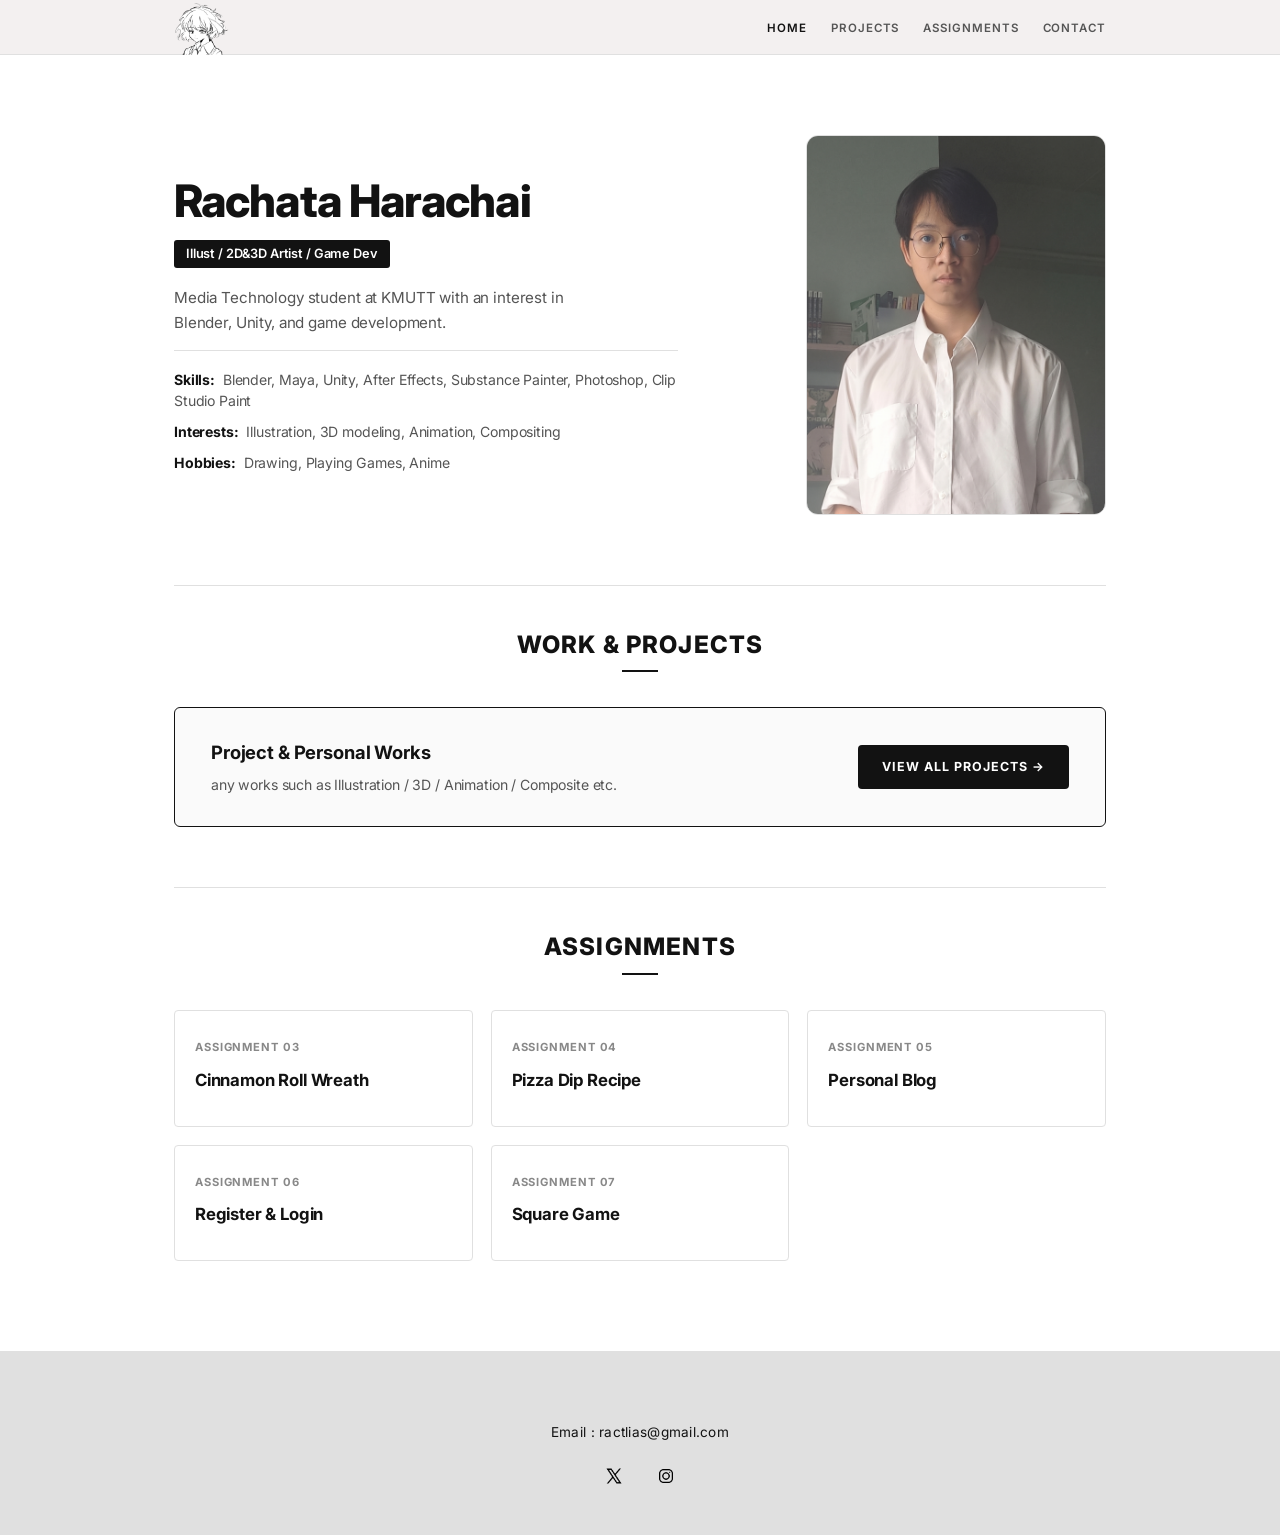
<file: index.html>
<!DOCTYPE html>
<html lang="th">

<head>
    <meta charset="UTF-8">
    <meta name="viewport" content="width=device-width, initial-scale=1.0">
    <title>Rachata portfolio</title>
    <link rel="stylesheet" href="main.css">
</head>

<body>

    <!--Navigator Bar-->
    <header class="header">
        <div class="container navbar">
            <a href="index.html" title="Home">
                <img src="pic/Profile/Logo-avatar.png" alt="Logo-avatar" class="logo">
            </a>
            <nav>
                <ul class="nav-links">
                    <li><a href="index.html" class="active">HOME</a></li>
                    <li><a href="project.html">PROJECTS</a></li>
                    <li><a href="index.html#assignments">ASSIGNMENTS</a></li>
                    <li><a href="index.html#contact">CONTACT</a></li>
                </ul>
            </nav>
        </div>
    </header>

    <main class="container">
        <section class="hero-section">
            <div class="hero-left">
                <h1 class="hero-name">Rachata Harachai</h1>
                <div class="hero-badge">Illust / 2D&3D Artist / Game Dev</div>
                <p class="hero-desc">
                    Media Technology student at KMUTT with an interest in Blender, Unity, and game development.
                </p>

                <ul class="hero-info-list">
                    <li>
                        <strong>Skills:</strong>
                        <span>Blender, Maya, Unity, After Effects, Substance Painter, Photoshop, Clip Studio
                            Paint</span>
                    </li>
                    <li>
                        <strong>Interests:</strong>
                        <span>Illustration, 3D modeling, Animation, Compositing</span>
                    </li>
                    <li>
                        <strong>Hobbies:</strong>
                        <span>Drawing, Playing Games, Anime</span>
                    </li>
                </ul>
            </div>

            <div class="hero-right">
                <div class="double-frame">
                    <img src="pic/Profile/Profile.png" alt="Profile" class="frame-front">
                </div>
            </div>
        </section>

        <section id="projects" class="section-block">
            <div class="center-title">
                <h2>WORK & PROJECTS</h2>
                <div class="divider"></div>
            </div>

            <div class="project-banner-box">
                <div class="project-banner-info">
                    <h3>Project & Personal Works</h3>
                    <p>any works such as Illustration / 3D / Animation / Composite etc. </p>
                </div>
                <a href="project.html" class="btn-project-link">VIEW ALL PROJECTS →</a>
            </div>
        </section>

        <section id="assignments" class="section-block">
            <div class="center-title">
                <h2>ASSIGNMENTS</h2>
                <div class="divider"></div>
            </div>

            <div class="assignment-text-grid">
                <!-- 1. Cinnamon Roll -->
                <a href="assignments/AS03/index.html" class="assignment-box">
                    <span class="as-tag">Assignment 03</span>
                    <h3 class="as-title">Cinnamon Roll Wreath</h3>
                </a>

                <!-- 2. Pizza Dip -->
                <a href="assignments/AS04/recipe.html" class="assignment-box">
                    <span class="as-tag">Assignment 04</span>
                    <h3 class="as-title">Pizza Dip Recipe</h3>
                </a>

                <!-- 3. Blog -->
                <a href="assignments/AS05/index.html" class="assignment-box">
                    <span class="as-tag">Assignment 05</span>
                    <h3 class="as-title">Personal Blog</h3>
                </a>

                <!-- 4. Register and Login -->
                <a href="assignments/AS06/register.html" class="assignment-box">
                    <span class="as-tag">Assignment 06</span>
                    <h3 class="as-title">Register & Login</h3>
                </a>

                <!-- 5. Square Game -->
                <a href="assignments/AS07/index.html" class="assignment-box">
                    <span class="as-tag">Assignment 07</span>
                    <h3 class="as-title">Square Game</h3>
                </a>
            </div>
        </section>
    </main>

    <!-- Footer -->
    <footer id="contact" class="footer">

        <p class="footer-email">Email : ractlias@gmail.com</p>

        <div class="footer-socials">
            <a href="https://x.com/r_ractt" target="_blank" rel="noopener" class="social-icon" title="Facebook">
                <img src="pic/icon/logo_X.png" alt="X Logo">
            </a>
            <a href="https://www.instagram.com/mrh.rachata/" target="_blank" rel="noopener" class="social-icon"
                title="Instagram">
                <img src="pic/icon/logo_ig.png" alt="Instagram Logo">
            </a>
        </div>

    </footer>
</body>

</html>
</file>
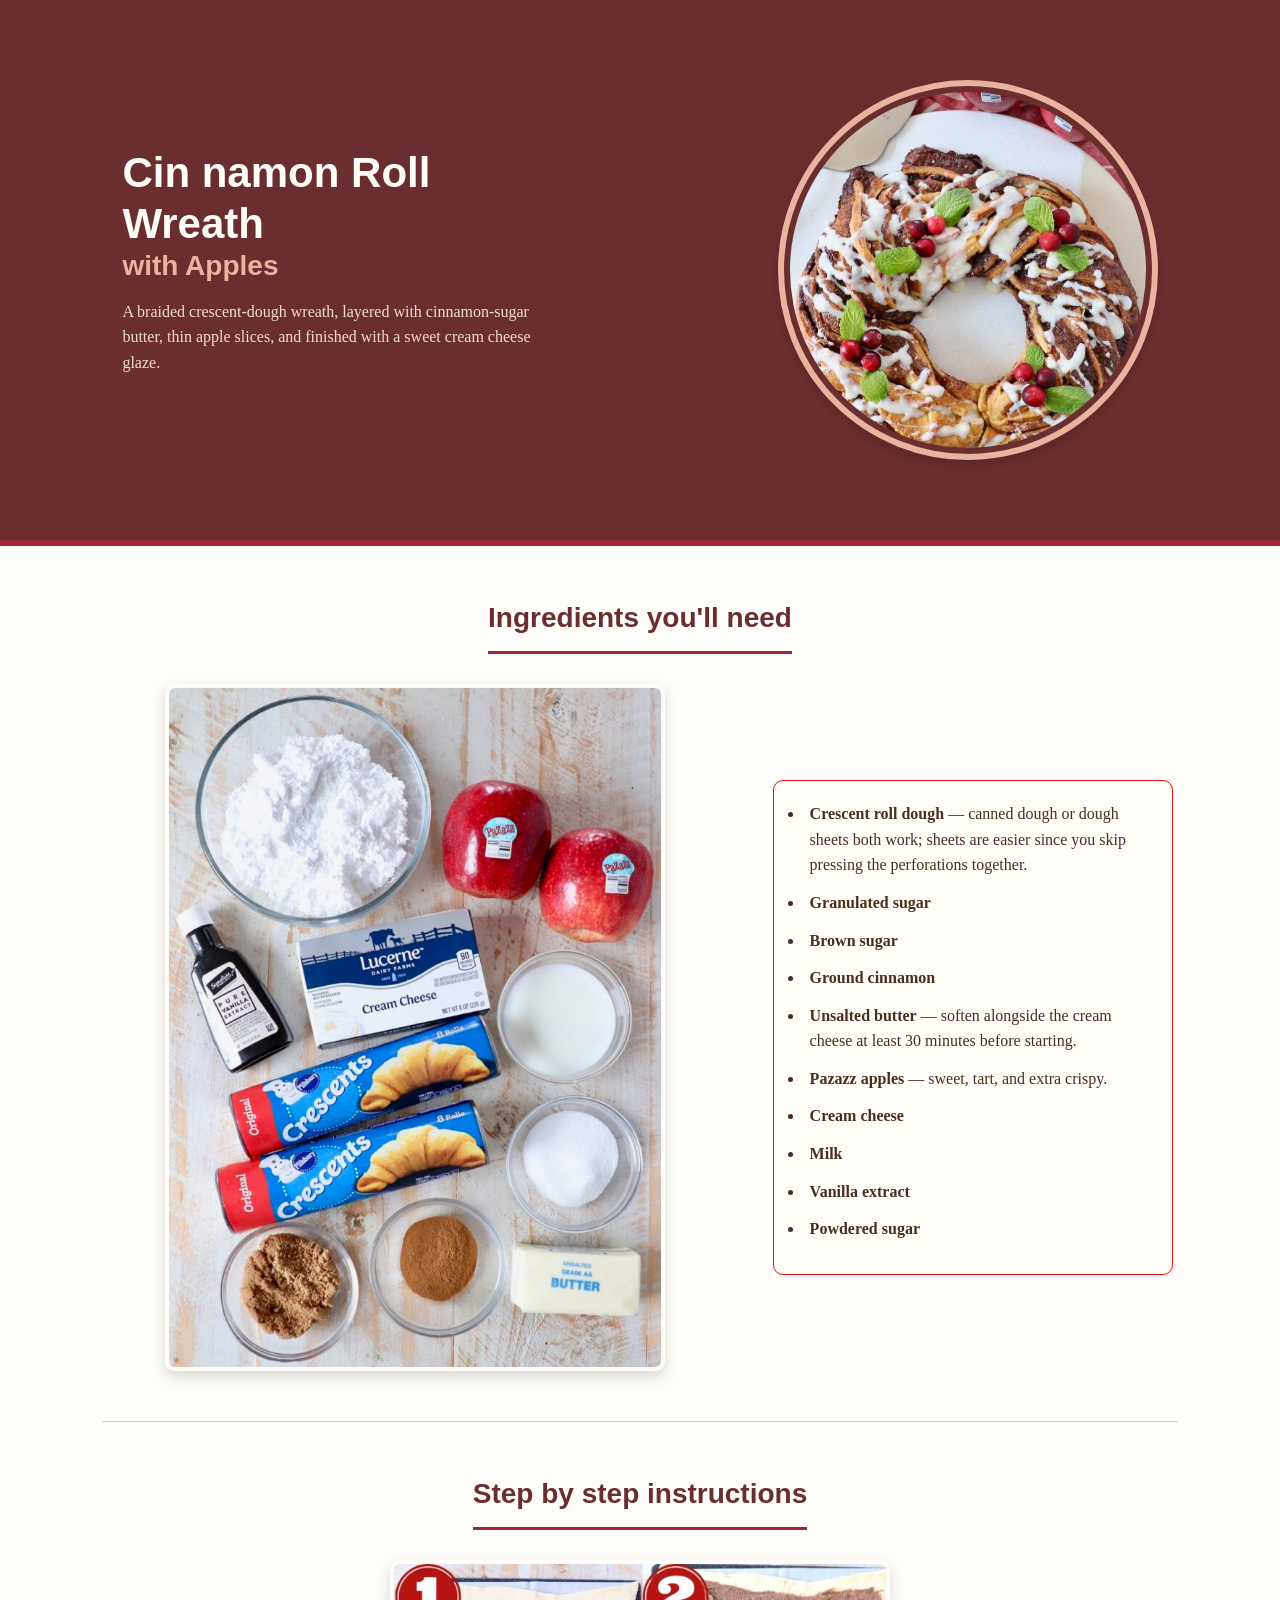
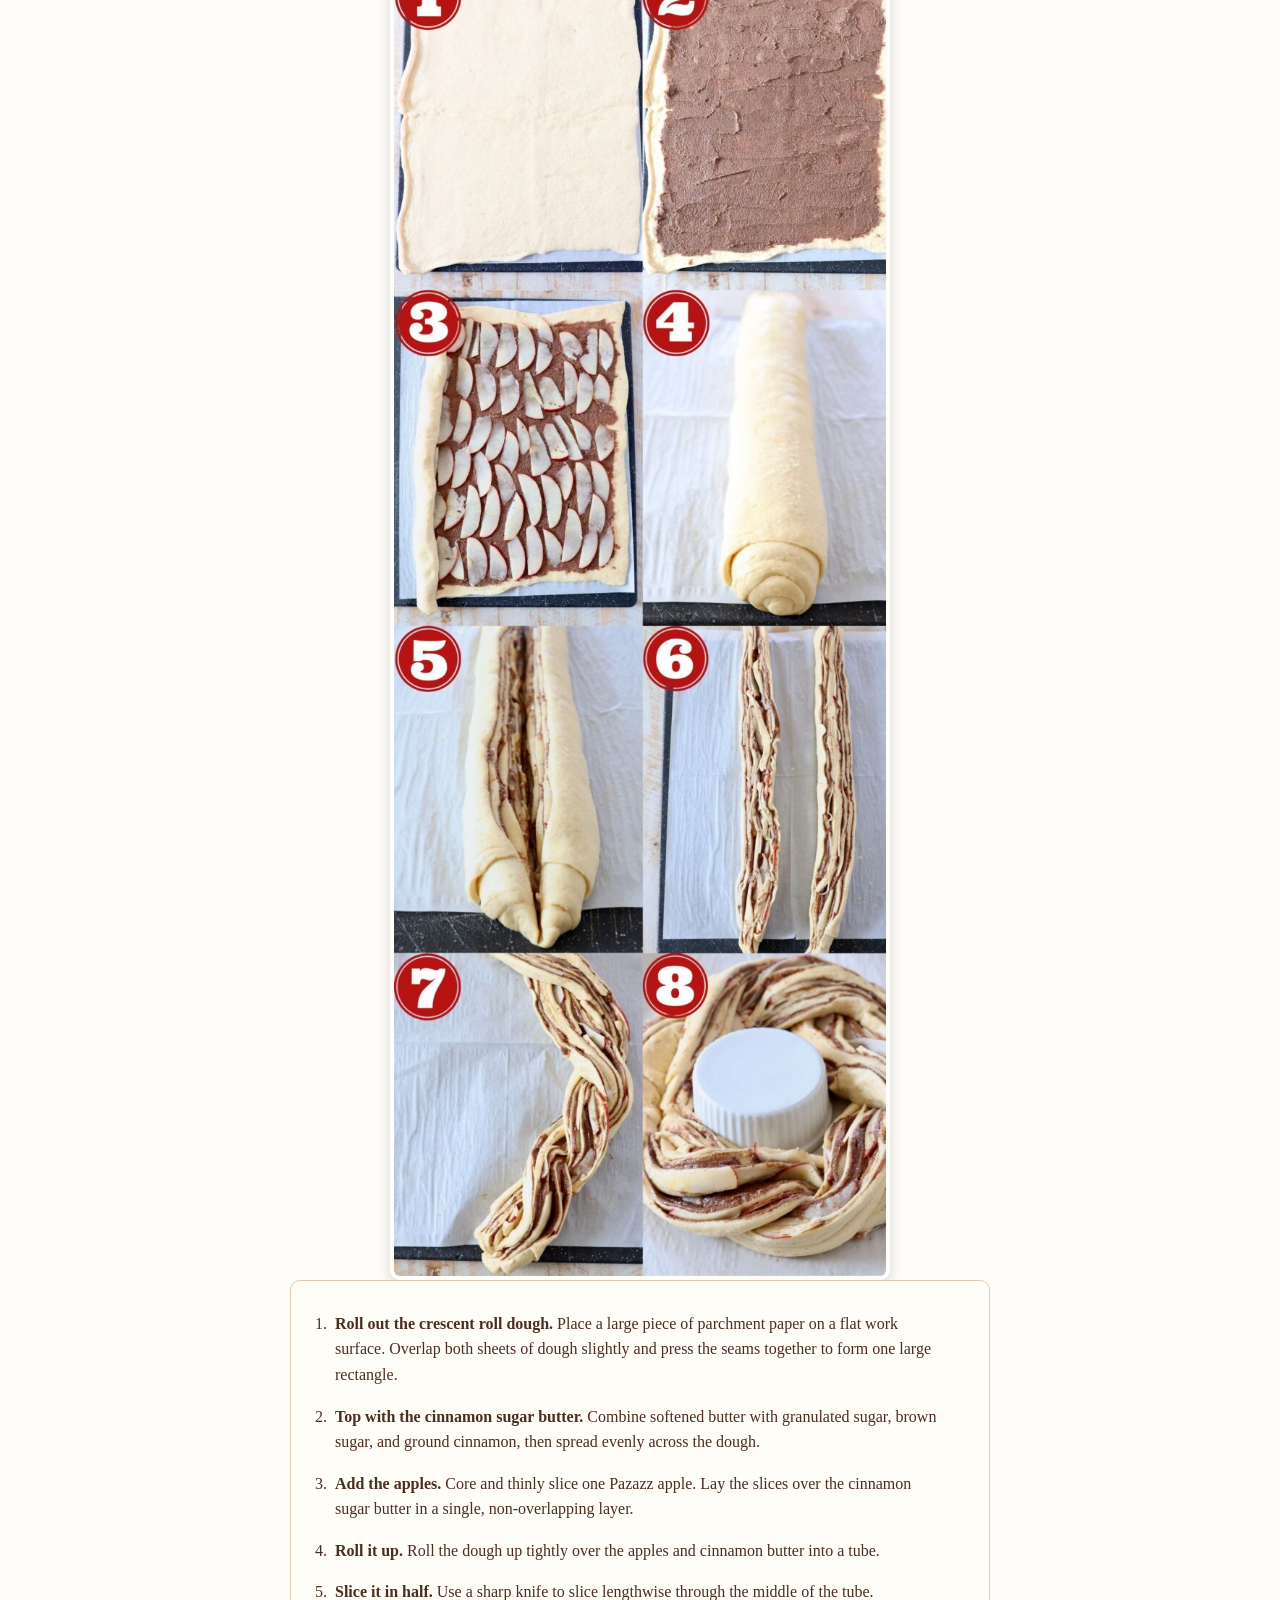
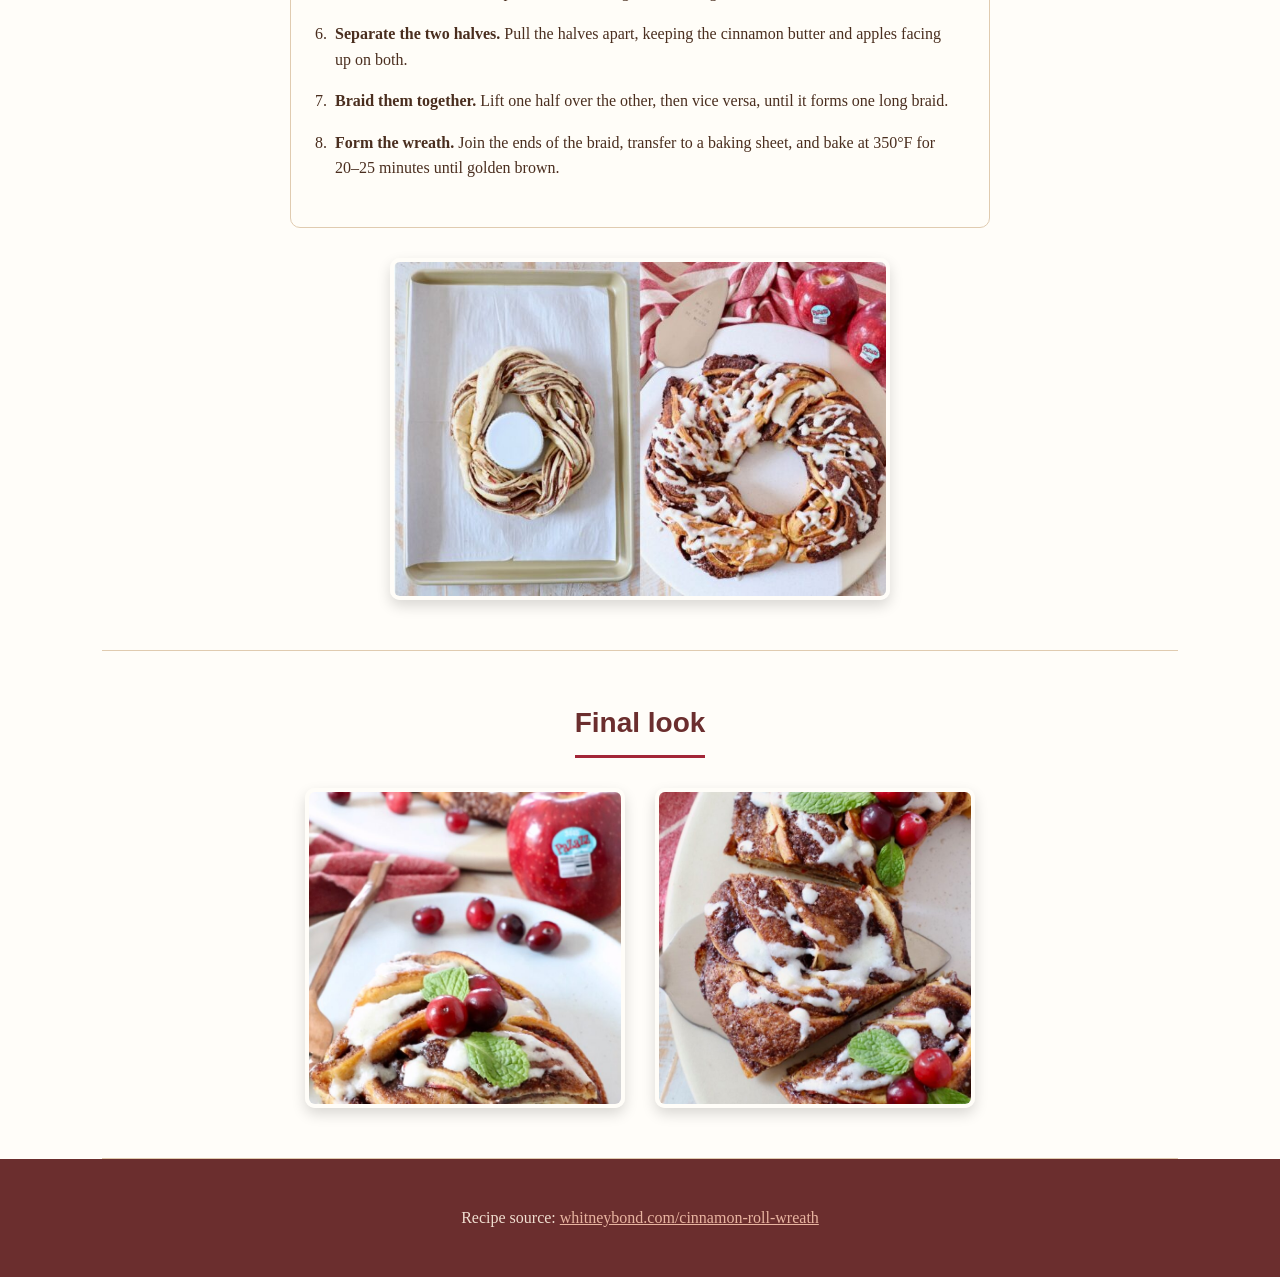
<file: assignments/AS03/index.html>
<!DOCTYPE html>
<html lang="th">
<head>
    <meta charset='utf-8'>
    <meta http-equiv='X-UA-Compatible' content='IE=edge'>
    <link rel='stylesheet' type='text/css' media='screen' href='main.css'>
    <title>Cinnamon Roll Wreath with Apples</title>
    <meta name='viewport' content='width=device-width, initial-scale=1'>
</head>
<body>

    <header class="hero">
        <div class="hero-text">
            <h1>Cin namon Roll Wreath <span>with Apples</span></h1>
            <p class="subtitle">A braided crescent-dough wreath, layered with cinnamon-sugar butter, thin apple slices, and finished with a sweet cream cheese glaze.</p>
        </div>
        <img class="hero-img" src="pic/cinnamon-5.jpeg" alt="Finished cinnamon roll wreath with apples, glazed and topped with cranberries and mint">
    </header>

    <main>
        <section class="ingredients">
            <h2 class="section-title">Ingredients you'll need</h2>
            <div class="ingredients-flex">
                <img src="pic/cinnamon-1.jpeg" alt="cinnamon-1">
                <ul class="ingredients-list">
                    <li><strong>Crescent roll dough</strong> — canned dough or dough sheets both work; sheets are easier since you skip pressing the perforations together.</li>
                    <li><strong>Granulated sugar</strong></li>
                    <li><strong>Brown sugar</strong></li>
                    <li><strong>Ground cinnamon</strong></li>
                    <li><strong>Unsalted butter</strong> — soften alongside the cream cheese at least 30 minutes before starting.</li>
                    <li><strong>Pazazz apples</strong> — sweet, tart, and extra crispy.</li>
                    <li><strong>Cream cheese</strong></li>
                    <li><strong>Milk</strong></li>
                    <li><strong>Vanilla extract</strong></li>
                    <li><strong>Powdered sugar</strong></li>
                </ul>
            </div>
        </section>

        <section class="steps">
            <h2 class="section-title">Step by step instructions</h2>

            <img src="pic/cinnamon-2.jpeg" alt="cinnamon-2">

            <ol class="steps-list">
                <li><strong>Roll out the crescent roll dough.</strong> Place a large piece of parchment paper on a flat work surface. Overlap both sheets of dough slightly and press the seams together to form one large rectangle.</li>
                <li><strong>Top with the cinnamon sugar butter.</strong> Combine softened butter with granulated sugar, brown sugar, and ground cinnamon, then spread evenly across the dough.</li>
                <li><strong>Add the apples.</strong> Core and thinly slice one Pazazz apple. Lay the slices over the cinnamon sugar butter in a single, non-overlapping layer.</li>
                <li><strong>Roll it up.</strong> Roll the dough up tightly over the apples and cinnamon butter into a tube.</li>
                <li><strong>Slice it in half.</strong> Use a sharp knife to slice lengthwise through the middle of the tube.</li>
                <li><strong>Separate the two halves.</strong> Pull the halves apart, keeping the cinnamon butter and apples facing up on both.</li>
                <li><strong>Braid them together.</strong> Lift one half over the other, then vice versa, until it forms one long braid.</li>
                <li><strong>Form the wreath.</strong> Join the ends of the braid, transfer to a baking sheet, and bake at 350°F for 20–25 minutes until golden brown.</li>
            </ol>

            <img src="pic/cinnamon-6.jpeg" alt="cinnamon-6">
        </section>

        <section class="gallery">
            <h2 class="section-title">Final look</h2>
            <div class="gallery-flex">
                <img src="pic/cinnamon-3.jpeg" alt="cinnamon-3">
                <img src="pic/cinnamon-4.jpeg" alt="cinnamon-4">
            </div>
        </section>
    </main>

    <footer>
        <p>Recipe source: <a href="https://whitneybond.com/cinnamon-roll-wreath/" target="_blank" rel="noopener">whitneybond.com/cinnamon-roll-wreath</a></p>
    </footer>

</body>
</html>
</file>
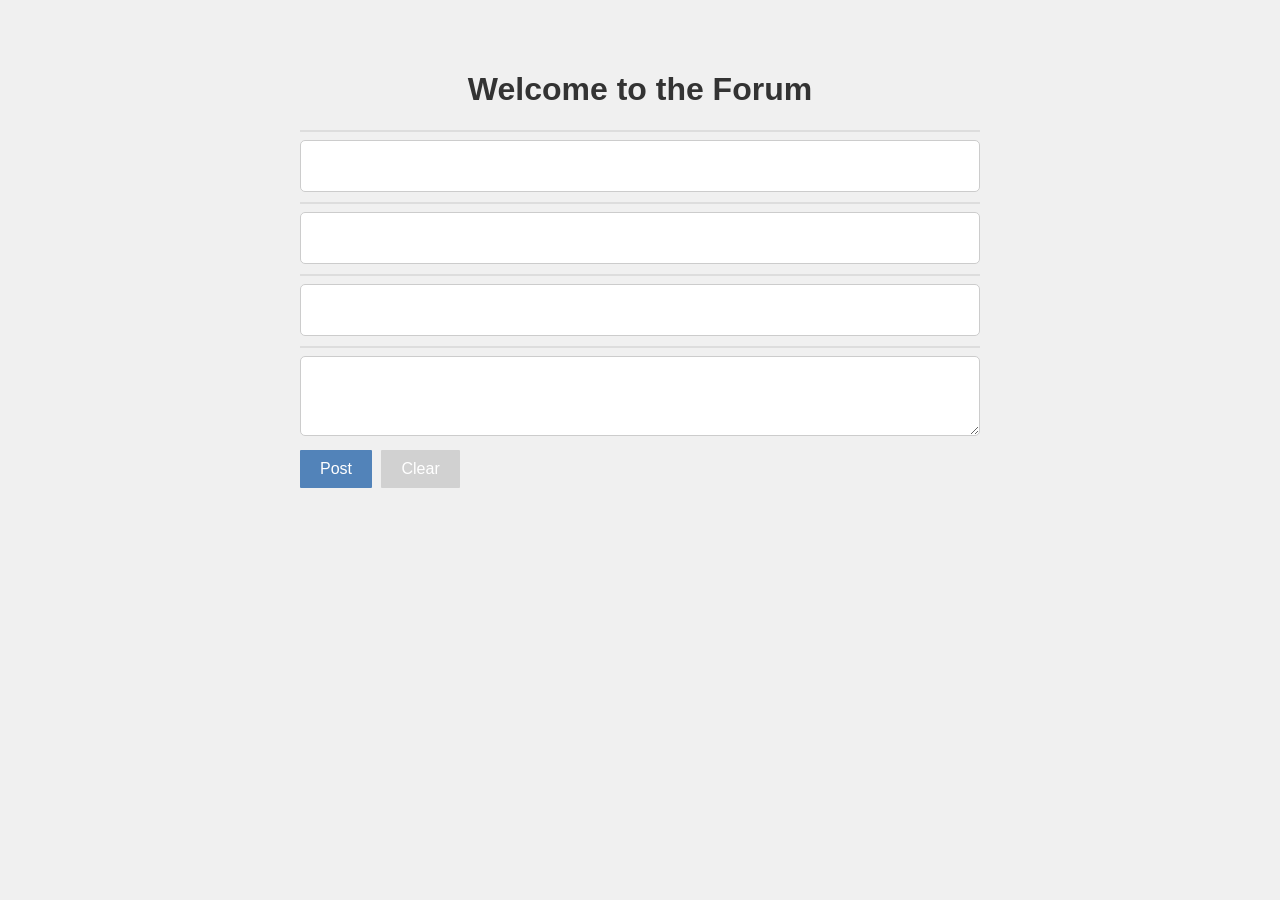
<file: assignments/AS05/index.html>
<!DOCTYPE html>
<html>
<head>
	<meta charset='utf-8'>
	<meta http-equiv='X-UA-Compatible' content='IE=edge'>
	<title>Blogger</title>
	<meta name='viewport' content='width=device-width, initial-scale=1'>
	<link rel='stylesheet' type='text/css' media='screen' href='main.css'>
	<script src='main.js'></script>
</head>
<body>
	<div class="container">
	<h1 id="top"></h1>
	<hr>
	<div id="topic"></div>
	<hr>
	<div id="reply1"></div>
	<hr>
	<div id="reply2"></div>
	<hr>
	<textarea name="message" id="message"></textarea> 
	<br/>
	<button type="button">Post</button>
	<button type="button">Clear</button>
	</div>
</body>
</html>
</file>
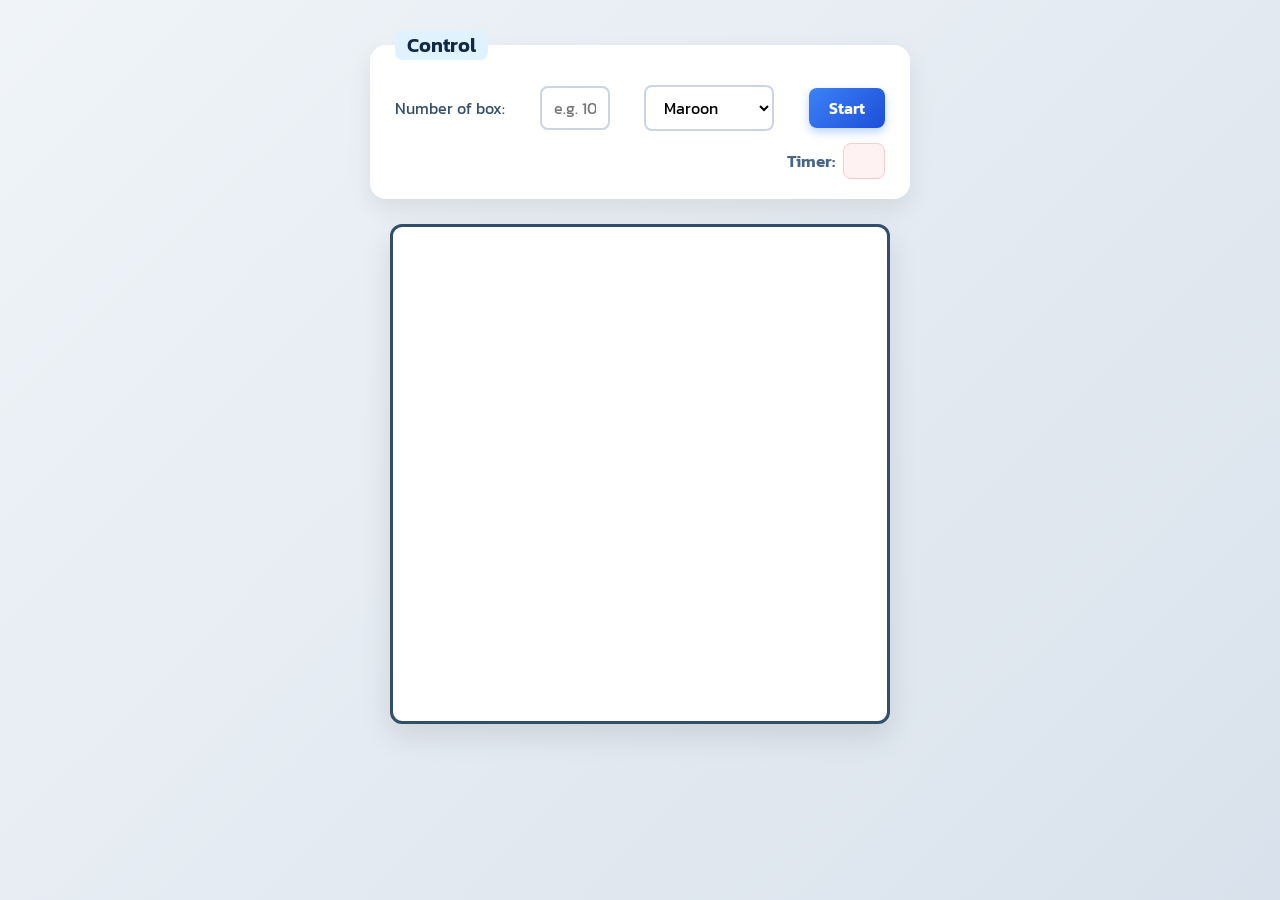
<file: assignments/AS07/index.html>
<!DOCTYPE html>
<html lang="en">
	<head>
		<meta charset="UTF-8">
		<meta name="viewport" content="width=device-width, initial-scale=1.0">
		<title>Square game</title>
		<script type="text/javascript" src="game.js"></script>
		<link rel="stylesheet" type="text/css" href="game.css">
	</head>
	<body>
		<!-- these codes were adapted from https://courses.cs.washington.edu/courses/cse154/17sp/lecture/more-dom/code/squares.html  -->

		<fieldset>
			<legend>Control</legend>
			<label for="numbox">Number of box: </label>
			<input type="text" name="numbox" id="numbox" placeholder="e.g. 10">
			<select name="color" id="color">
				<option value="maroon">Maroon</option>
				<option value="lightgreen">Lightgreen</option>
				<option value="magenta">Magenta</option>
			</select>
			<button id="start">Start</button>
			<div id="timerClock"> Timer:
				<div id="clock"></div>
			</div>
		</fieldset>

		<div id="container">
			<div id="layer"></div>
		</div>
	
	</body>
</html>
</file>
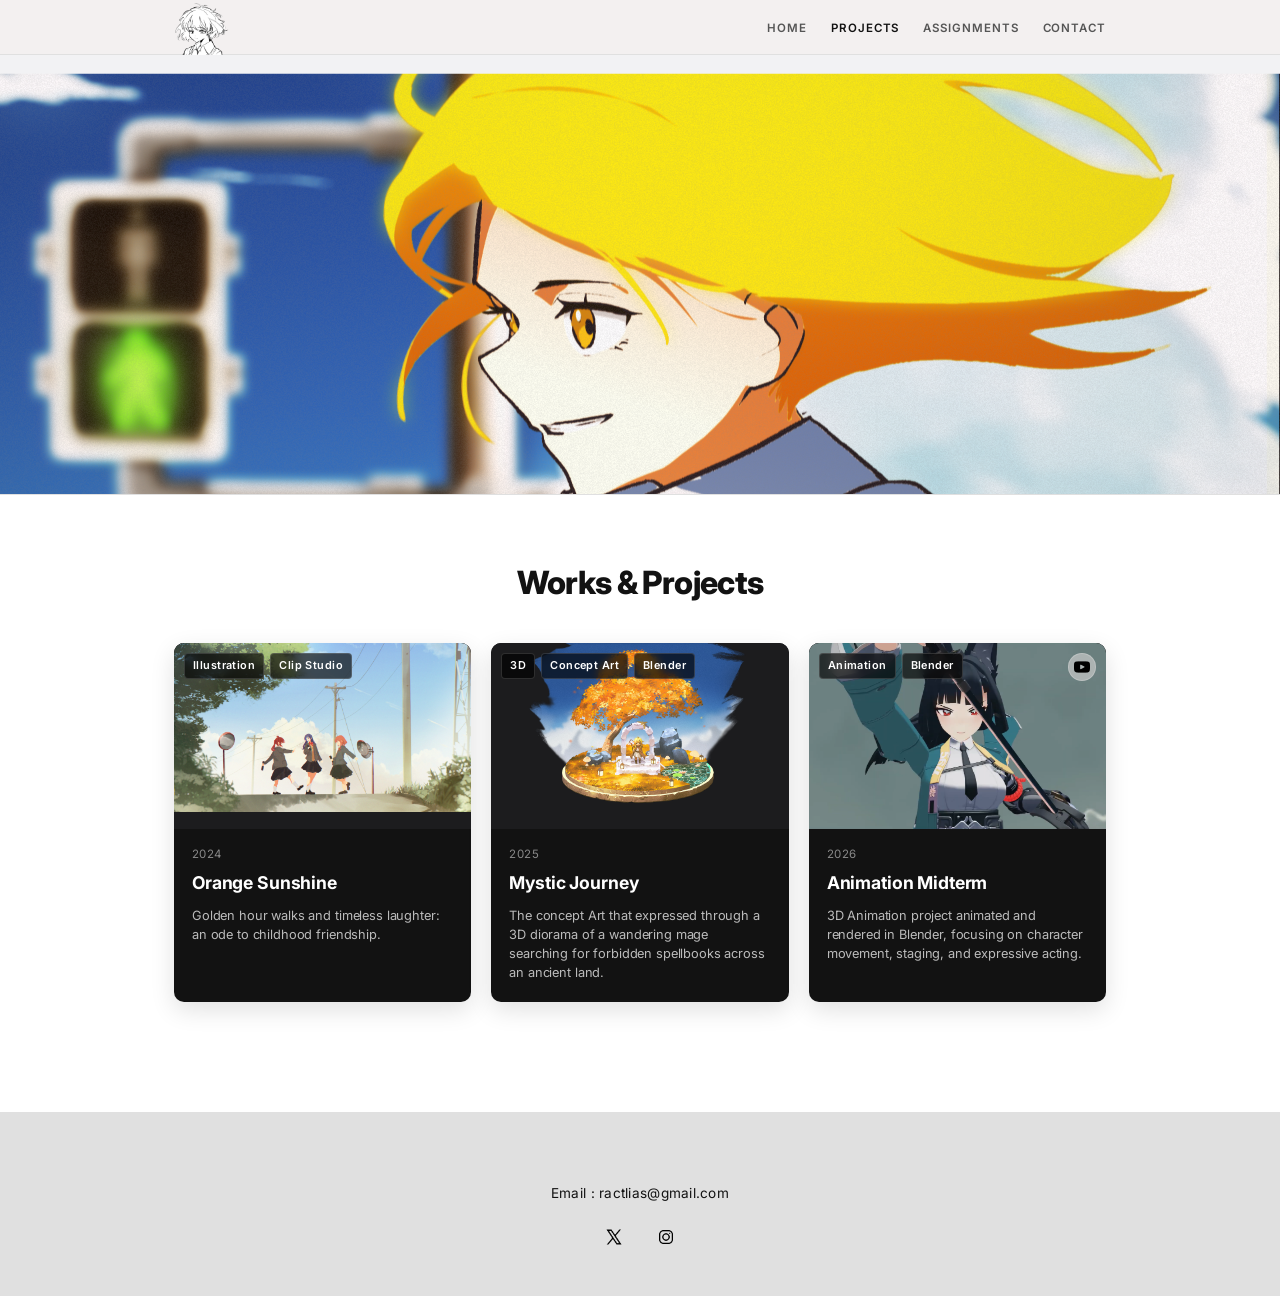
<file: Project.html>
<!DOCTYPE html>
<html lang="en">

<head>
    <meta charset="UTF-8">
    <meta name="viewport" content="width=device-width, initial-scale=1.0">
    <title>Projects & Works - Rachata Portfolio</title>
    <link rel="stylesheet" href="main.css">
</head>

<body>

    <header class="header">
        <div class="container navbar">
            <a href="index.html" title="Home">
                <img src="pic/Profile/Logo-avatar.png" alt="Logo-avatar" class="logo">
            </a>
            <nav>
                <ul class="nav-links">
                    <li><a href="index.html">HOME</a></li>
                    <li><a href="project.html" class="active">PROJECTS</a></li>
                    <li><a href="index.html#assignments">ASSIGNMENTS</a></li>
                    <li><a href="#contact">CONTACT</a></li>
                </ul>
            </nav>
        </div>
    </header>

    <section class="full-width-banner">
        <div class="banner-img-wrap">
            <img src="pic/Banner.png" alt="Featured Project Banner">
        </div>
        <div class="container banner-caption-container">
        </div>
    </section>

    <main class="container">

        <div class="project-header">
            <h1>Works & Projects</h1>
        </div>
        <section class="works-card-grid">
            <!-- Illustration_M108_Work -->
            <div class="work-card">
                <div class="card-thumb">
                    <a href="pic/Works/illust_Mat108.png" target="_blank" class="card-thumb-link"
                        title="Click to view full image">
                        <img src="pic/Works/illust_Mat108.png" alt="Orange Sunshine">
                    </a>
                    <div class="tag-badges">
                        <span class="tag-badge">Illustration</span>
                        <span class="tag-badge">Clip Studio</span>
                    </div>
                </div>
                <div class="card-content">
                    <span class="work-date">2024</span>
                    <h3 class="work-title">Orange Sunshine</h3>
                        <p class="work-desc">Golden hour walks and timeless laughter: an ode to childhood friendship.</p>
                </div>
            </div>
            <!-- Splash Art Work-->
            <div class="work-card">
                <div class="card-thumb">
                    <a href="pic/Works/Splash_Art.png" target="_blank" class="card-thumb-link"
                        title="Click to view full image">
                        <img src="pic/Works/Splash_Art.png" alt="Mystic Journey">
                    </a>
                    <div class="tag-badges">
                        <span class="tag-badge">3D</span>
                        <span class="tag-badge">Concept Art</span>
                        <span class="tag-badge">Blender</span>
                    </div>
                </div>
                <div class="card-content">
                    <span class="work-date">2025</span>
                    <h3 class="work-title">Mystic Journey</h3>
                    <p class="work-desc">The concept Art that expressed through a 3D diorama of a wandering mage
                        searching for forbidden spellbooks across an ancient land.</p>
                </div>
            </div>
            <!-- Animation midterm Work -->
            <div class="work-card">
                <div class="card-thumb">
                    <a href="https://youtu.be/ZX71Jh3uN-o" target="_blank" rel="noopener" class="card-thumb-link">
                        <div class="card-thumb">
                            <img src="pic/Works/Animation_midterm.png" alt="Animation">
                            <div class="tag-badges">
                                <span class="tag-badge">Animation</span>
                                <span class="tag-badge">Blender</span>
                            </div>
                            <div class="corner-icon">
                                <img src="pic/icon/logo_youtube.png" alt="YouTube Icon">
                            </div>
                        </div>
                    </a>
                </div>
                <div class="card-content">
                    <span class="work-date">2026</span>
                    <h3 class="work-title">Animation Midterm</h3>
                    <p class="work-desc">3D Animation project animated and rendered in Blender, focusing on character
                        movement, staging, and expressive acting.</p>
                </div>
            </div>
        </section>
    </main>

    <footer id="contact" class="footer">
            <p class="footer-email">Email : ractlias@gmail.com</p>
            <div class="footer-socials">
                <a href="https://x.com/r_ractt" target="_blank" rel="noopener" class="social-icon" title="X">
                    <img src="pic/icon/logo_X.png" alt="X Logo">
                </a>
                <a href="https://www.instagram.com/mrh.rachata/" target="_blank" rel="noopener" class="social-icon"
                    title="Instagram">
                    <img src="pic/icon/logo_ig.png" alt="Instagram Logo">
                </a>
            </div>
        </div>
    </footer>

</body>

</html>
</file>
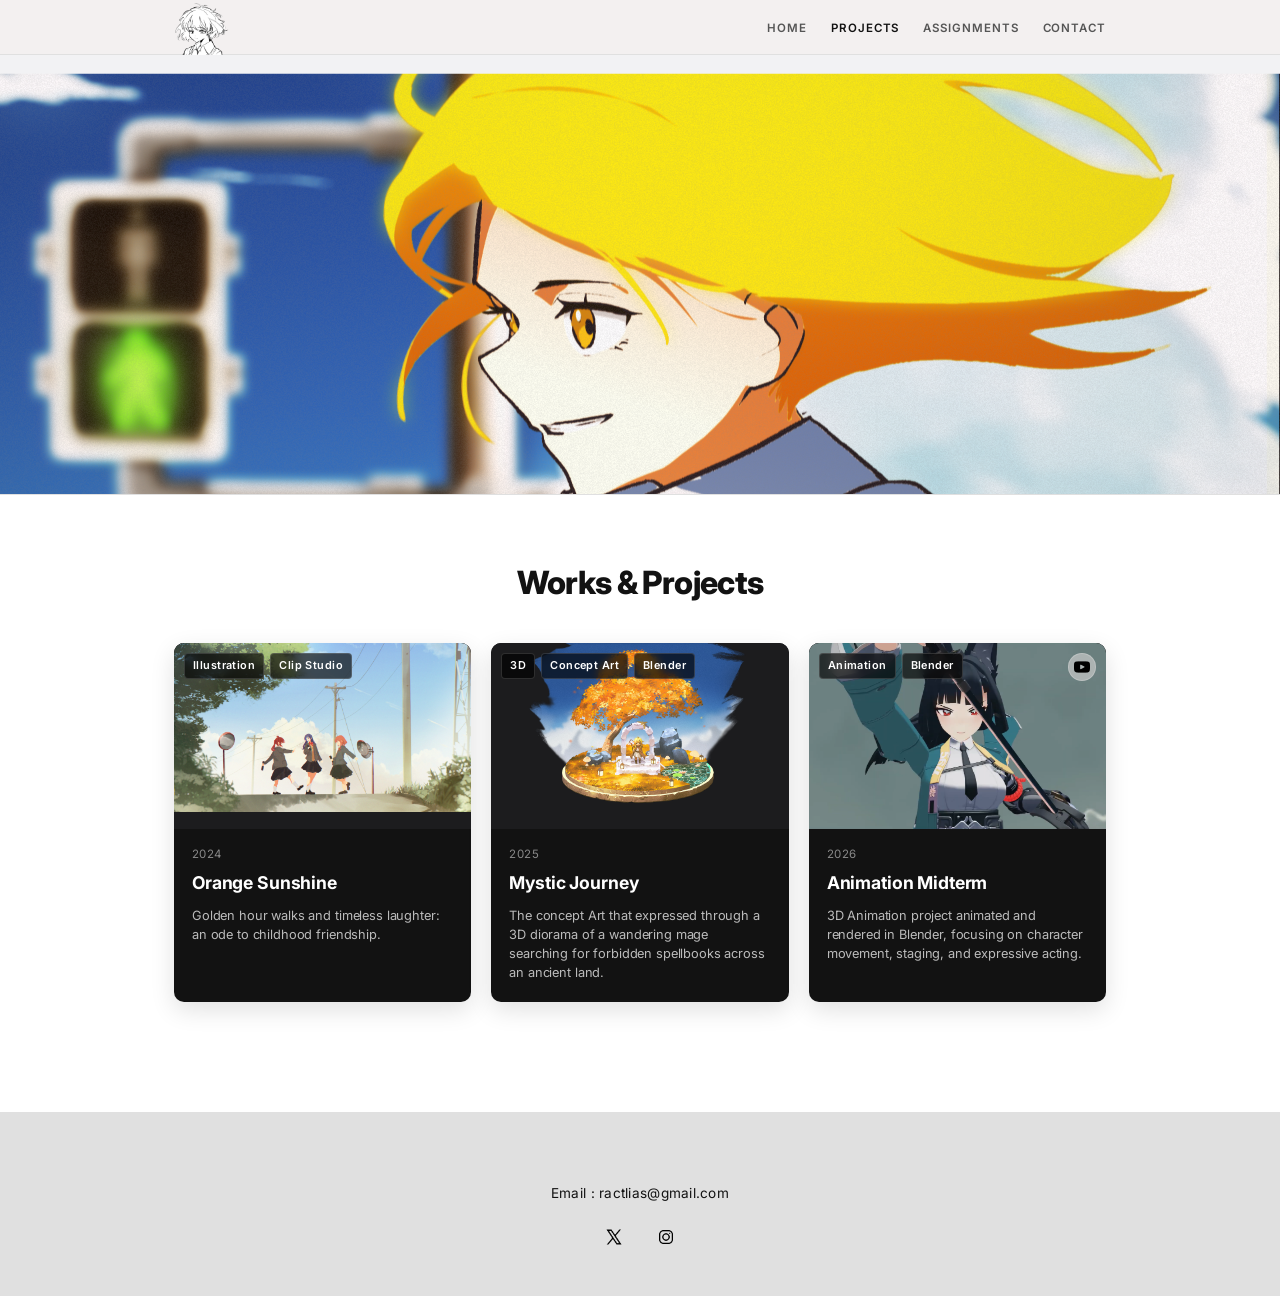
<file: project.html>
<!DOCTYPE html>
<html lang="en">

<head>
    <meta charset="UTF-8">
    <meta name="viewport" content="width=device-width, initial-scale=1.0">
    <title>Projects & Works - Rachata Portfolio</title>
    <link rel="stylesheet" href="main.css">
</head>

<body>

    <header class="header">
        <div class="container navbar">
            <a href="index.html" title="Home">
                <img src="pic/Profile/Logo-avatar.png" alt="Logo-avatar" class="logo">
            </a>
            <nav>
                <ul class="nav-links">
                    <li><a href="index.html">HOME</a></li>
                    <li><a href="project.html" class="active">PROJECTS</a></li>
                    <li><a href="index.html#assignments">ASSIGNMENTS</a></li>
                    <li><a href="#contact">CONTACT</a></li>
                </ul>
            </nav>
        </div>
    </header>

    <section class="full-width-banner">
        <div class="banner-img-wrap">
            <img src="pic/Banner.png" alt="Featured Project Banner">
        </div>
        <div class="container banner-caption-container">
        </div>
    </section>

    <main class="container">

        <div class="project-header">
            <h1>Works & Projects</h1>
        </div>
        <section class="works-card-grid">
            <!-- Illustration_M108_Work -->
            <div class="work-card">
                <div class="card-thumb">
                    <a href="pic/Works/illust_Mat108.png" target="_blank" class="card-thumb-link"
                        title="Click to view full image">
                        <img src="pic/Works/illust_Mat108.png" alt="Orange Sunshine">
                    </a>
                    <div class="tag-badges">
                        <span class="tag-badge">Illustration</span>
                        <span class="tag-badge">Clip Studio</span>
                    </div>
                </div>
                <div class="card-content">
                    <span class="work-date">2024</span>
                    <h3 class="work-title">Orange Sunshine</h3>
                        <p class="work-desc">Golden hour walks and timeless laughter: an ode to childhood friendship.</p>
                </div>
            </div>
            <!-- Splash Art Work-->
            <div class="work-card">
                <div class="card-thumb">
                    <a href="pic/Works/Splash_Art.png" target="_blank" class="card-thumb-link"
                        title="Click to view full image">
                        <img src="pic/Works/Splash_Art.png" alt="Mystic Journey">
                    </a>
                    <div class="tag-badges">
                        <span class="tag-badge">3D</span>
                        <span class="tag-badge">Concept Art</span>
                        <span class="tag-badge">Blender</span>
                    </div>
                </div>
                <div class="card-content">
                    <span class="work-date">2025</span>
                    <h3 class="work-title">Mystic Journey</h3>
                    <p class="work-desc">The concept Art that expressed through a 3D diorama of a wandering mage
                        searching for forbidden spellbooks across an ancient land.</p>
                </div>
            </div>
            <!-- Animation midterm Work -->
            <div class="work-card">
                <div class="card-thumb">
                    <a href="https://youtu.be/ZX71Jh3uN-o" target="_blank" rel="noopener" class="card-thumb-link">
                        <div class="card-thumb">
                            <img src="pic/Works/Animation_midterm.png" alt="Animation">
                            <div class="tag-badges">
                                <span class="tag-badge">Animation</span>
                                <span class="tag-badge">Blender</span>
                            </div>
                            <div class="corner-icon">
                                <img src="pic/icon/logo_youtube.png" alt="YouTube Icon">
                            </div>
                        </div>
                    </a>
                </div>
                <div class="card-content">
                    <span class="work-date">2026</span>
                    <h3 class="work-title">Animation Midterm</h3>
                    <p class="work-desc">3D Animation project animated and rendered in Blender, focusing on character
                        movement, staging, and expressive acting.</p>
                </div>
            </div>
        </section>
    </main>

    <footer id="contact" class="footer">
            <p class="footer-email">Email : ractlias@gmail.com</p>
            <div class="footer-socials">
                <a href="https://x.com/r_ractt" target="_blank" rel="noopener" class="social-icon" title="X">
                    <img src="pic/icon/logo_X.png" alt="X Logo">
                </a>
                <a href="https://www.instagram.com/mrh.rachata/" target="_blank" rel="noopener" class="social-icon"
                    title="Instagram">
                    <img src="pic/icon/logo_ig.png" alt="Instagram Logo">
                </a>
            </div>
        </div>
    </footer>

</body>

</html>
</file>
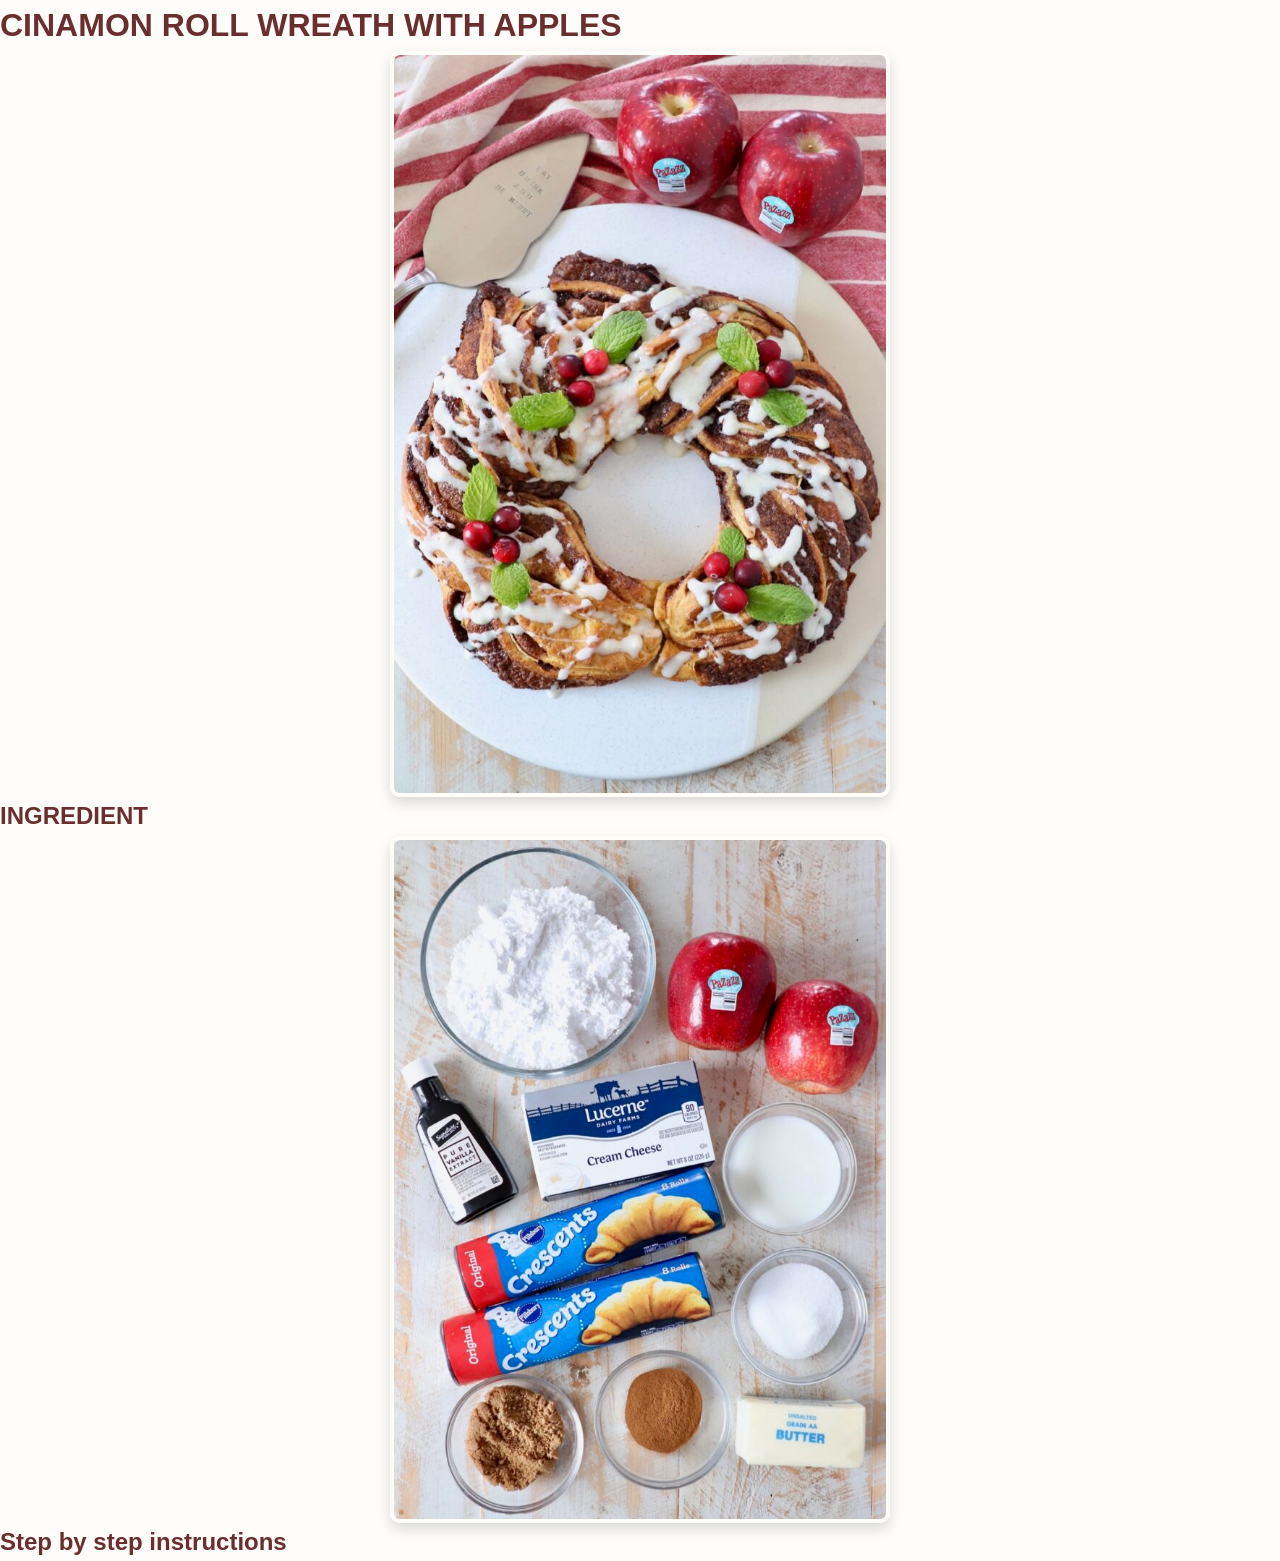
<file: assignments/AS03/recipe.html>
<!DOCTYPE html>
<html>
<head>
	<meta charset='utf-8'>
	<meta http-equiv='X-UA-Compatible' content='IE=edge'>
	<link rel='stylesheet' type='text/css' media='screen' href='main.css'>
	<title>Cinnamon Roll Wreath with Apples</title>
	<meta name='viewport' content='width=device-width, initial-scale=1'>
</head>
<body>
	<div>
		<h1>CINAMON ROLL WREATH WITH APPLES</h1>
	</div>

        <div > 
        	<img src="pic/cinnamon-5.jpeg" alt="cinnamon-5">
        </div>

	<div>
		<h2>INGREDIENT</h2>
		<img src="pic/cinnamon-1.jpeg" alt="cinnamon-5">
	</div>

	<div>
		<h2>Step by step instructions</h2>
	</div>


</body>
</html>
</file>
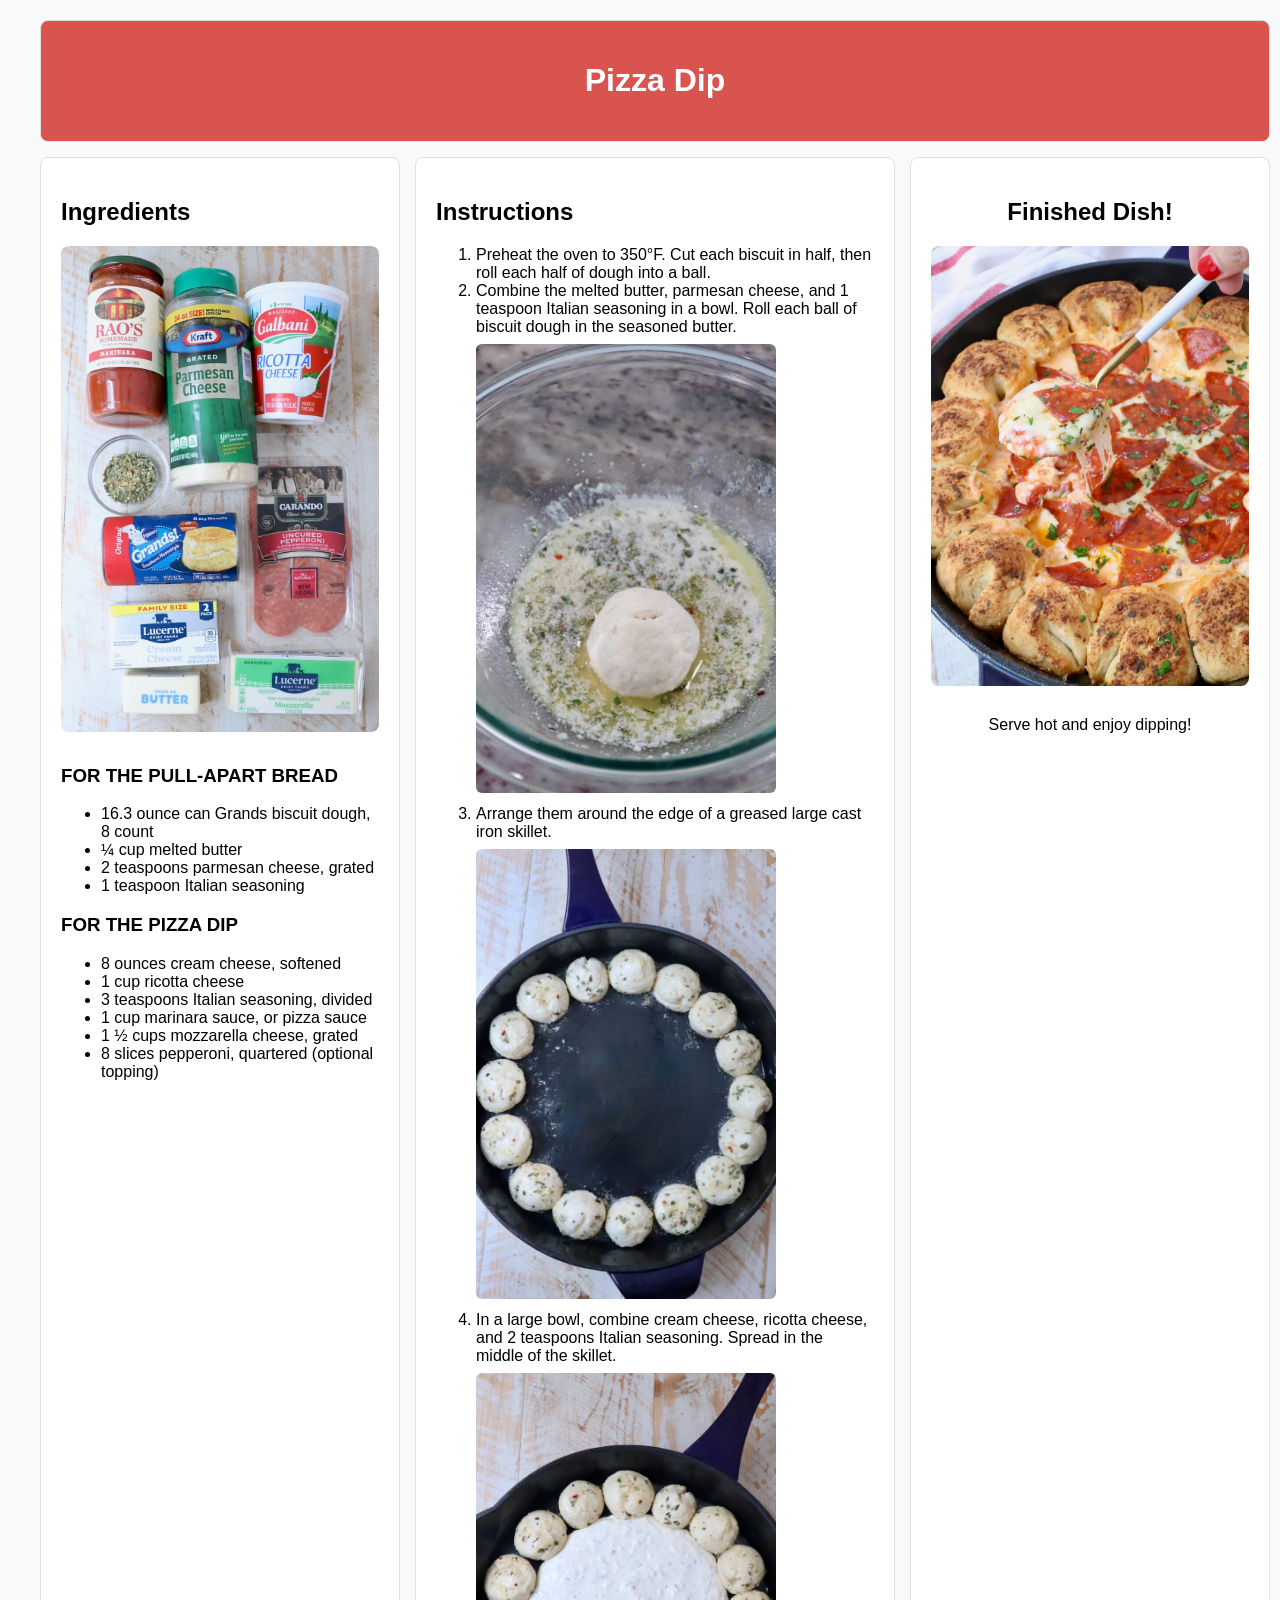
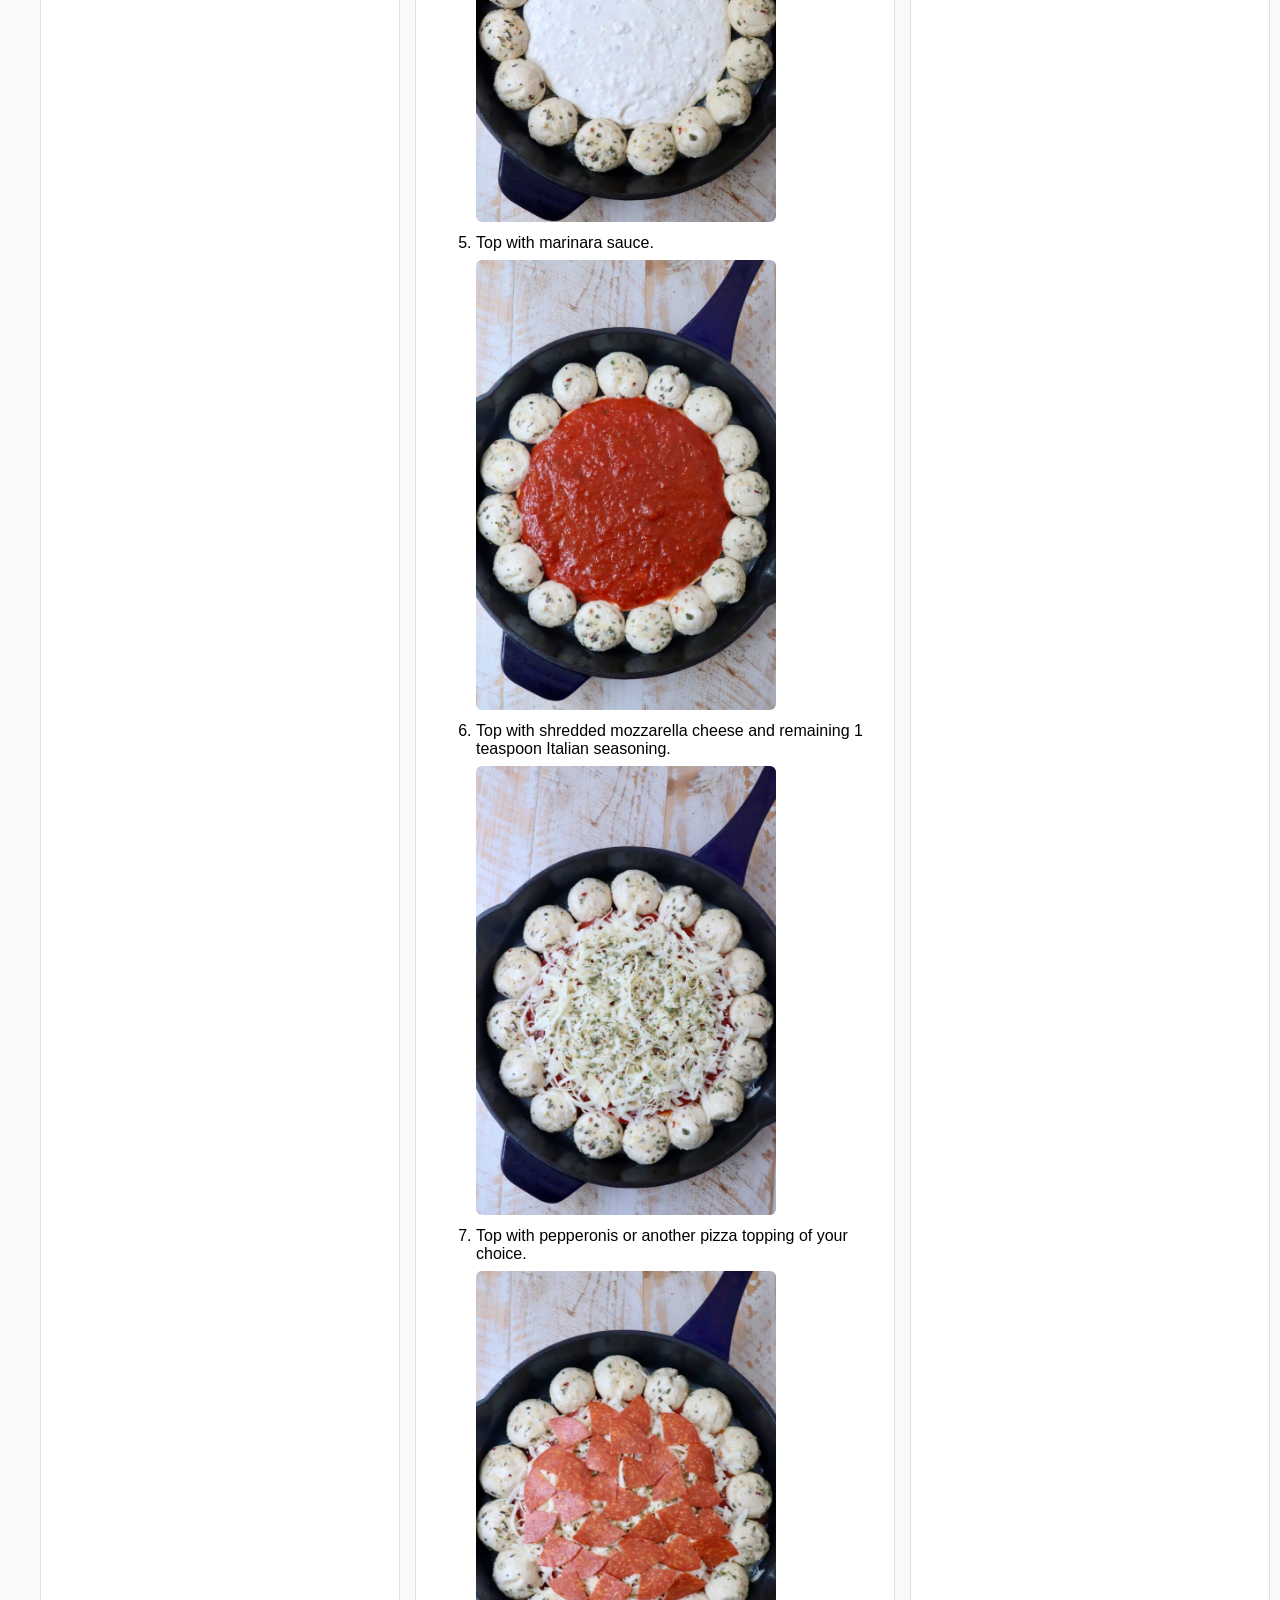
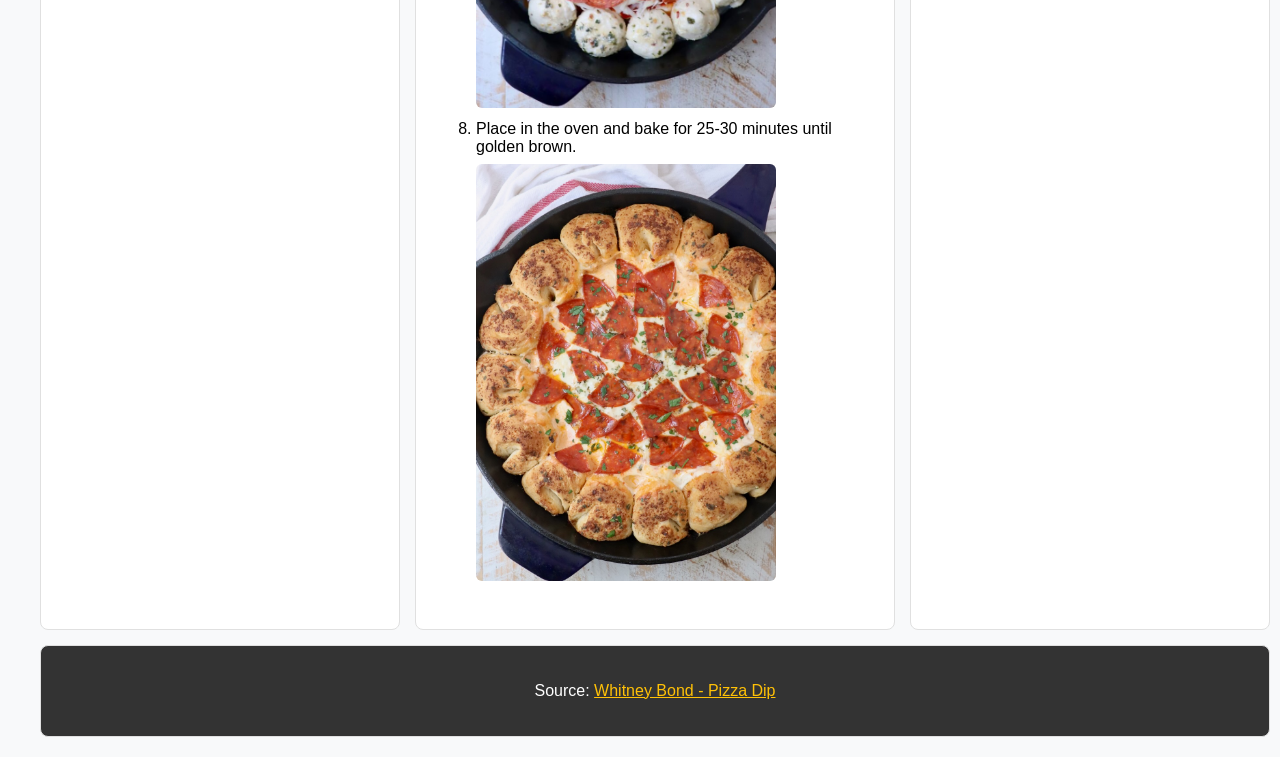
<file: assignments/AS04/recipe.html>
<!DOCTYPE html>
<html>
<head>
	<meta charset='utf-8'>
	<meta http-equiv='X-UA-Compatible' content='IE=edge'>
	<title>Pizza Dip Recipe</title>
	<meta name='viewport' content='width=device-width, initial-scale=1'>
	<link rel='stylesheet' type='text/css' media='screen' href='main.css'>
</head>
<body>

	<div class="grid-container">
        <!-- Header -->
        <div id="header">
            <h1>Pizza Dip</h1>
        </div>

        <!-- Main Content 1: Ingredients -->
        <div id="main1">
            <h2>Ingredients</h2>
            <img src="pic/pizza-dip-1.jpeg" alt="Pizza Dip Ingredients" class="recipe-img">
            
            <h3>FOR THE PULL-APART BREAD</h3>
            <ul>
                <li>16.3 ounce can Grands biscuit dough, 8 count</li>
                <li>¼ cup melted butter</li>
                <li>2 teaspoons parmesan cheese, grated</li>
                <li>1 teaspoon Italian seasoning</li>
            </ul>

            <h3>FOR THE PIZZA DIP</h3>
            <ul>
                <li>8 ounces cream cheese, softened</li>
                <li>1 cup ricotta cheese</li>
                <li>3 teaspoons Italian seasoning, divided</li>
                <li>1 cup marinara sauce, or pizza sauce</li>
                <li>1 ½ cups mozzarella cheese, grated</li>
                <li>8 slices pepperoni, quartered (optional topping)</li>
            </ul>
        </div>

        <!-- Main Content 2: Instructions -->
        <div id="main2">
            <h2>Instructions</h2>
            <ol>
                <li>
                    Preheat the oven to 350°F. Cut each biscuit in half, then roll each half of dough into a ball.
                </li>
                <li>
                    Combine the melted butter, parmesan cheese, and 1 teaspoon Italian seasoning in a bowl. Roll each ball of biscuit dough in the seasoned butter.
                    <br><img src="pic/pizza-dip-2.jpeg" alt="Step 2" class="step-img">
                </li>
                <li>
                    Arrange them around the edge of a greased large cast iron skillet.
                    <br><img src="pic/pizza-dip-3.jpeg" alt="Step 3" class="step-img">
                </li>
                <li>
                    In a large bowl, combine cream cheese, ricotta cheese, and 2 teaspoons Italian seasoning. Spread in the middle of the skillet.
                    <br><img src="pic/pizza-dip-4.jpeg" alt="Step 4" class="step-img">
                </li>
                <li>
                    Top with marinara sauce.
                    <br><img src="pic/pizza-dip-5.jpeg" alt="Step 5" class="step-img">
                </li>
                <li>
                    Top with shredded mozzarella cheese and remaining 1 teaspoon Italian seasoning.
                    <br><img src="pic/pizza-dip-6.jpeg" alt="Step 6" class="step-img">
                </li>
                <li>
                    Top with pepperonis or another pizza topping of your choice.
                    <br><img src="pic/pizza-dip-7.jpeg" alt="Step 7" class="step-img">
                </li>
                <li>
                    Place in the oven and bake for 25-30 minutes until golden brown.
                    <br><img src="pic/pizza-dip-8.jpeg" alt="Step 8" class="step-img">
                </li>
            </ol>
        </div>

        <!-- Right Side: Finished Dish Showcase -->
        <div id="right">
            <h2>Finished Dish!</h2>
            <img src="pic/pizza-dip-9.jpeg" alt="Finished Pizza Dip" class="recipe-img">
            <p>Serve hot and enjoy dipping!</p>
        </div>

        <!-- Footer -->
        <div id="footer">
            <p>Source: <a href="https://whitneybond.com/pizza-dip/" target="_blank">Whitney Bond - Pizza Dip</a></p>
        </div>
	</div>

</body>
</html>
</file>
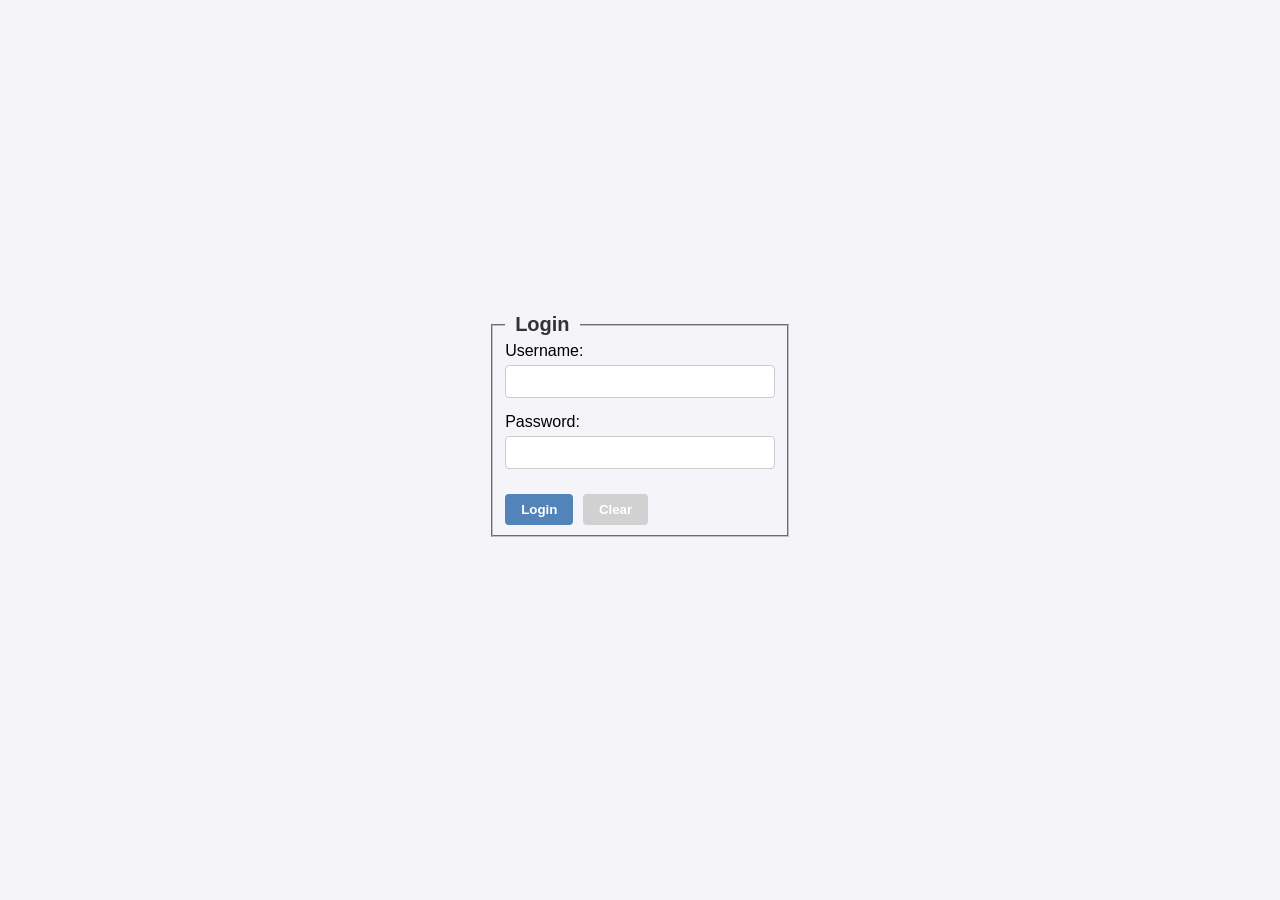
<file: assignments/AS06/login.html>
<!DOCTYPE html>
<html>

<head>
	<meta charset="UTF-8">
	<title>Login</title>
	<script type="text/javascript" src="login.js"></script>
	<link rel="stylesheet" href="main.css">
</head>

<body>
	<form name="myLogin" id="myLogin">
		<fieldset>
			<legend>Login</legend>
			Username:
			<input type="text" name="username" id="username" required>
			<br>
			Password:
			<input type="password" name="password" required>
			<br>
			<input type="submit" value="Login" id="loginBtn">
			<input type="reset" value="Clear" id="clearBtn">

		</fieldset>


	</form>
</body>

</html>
</file>
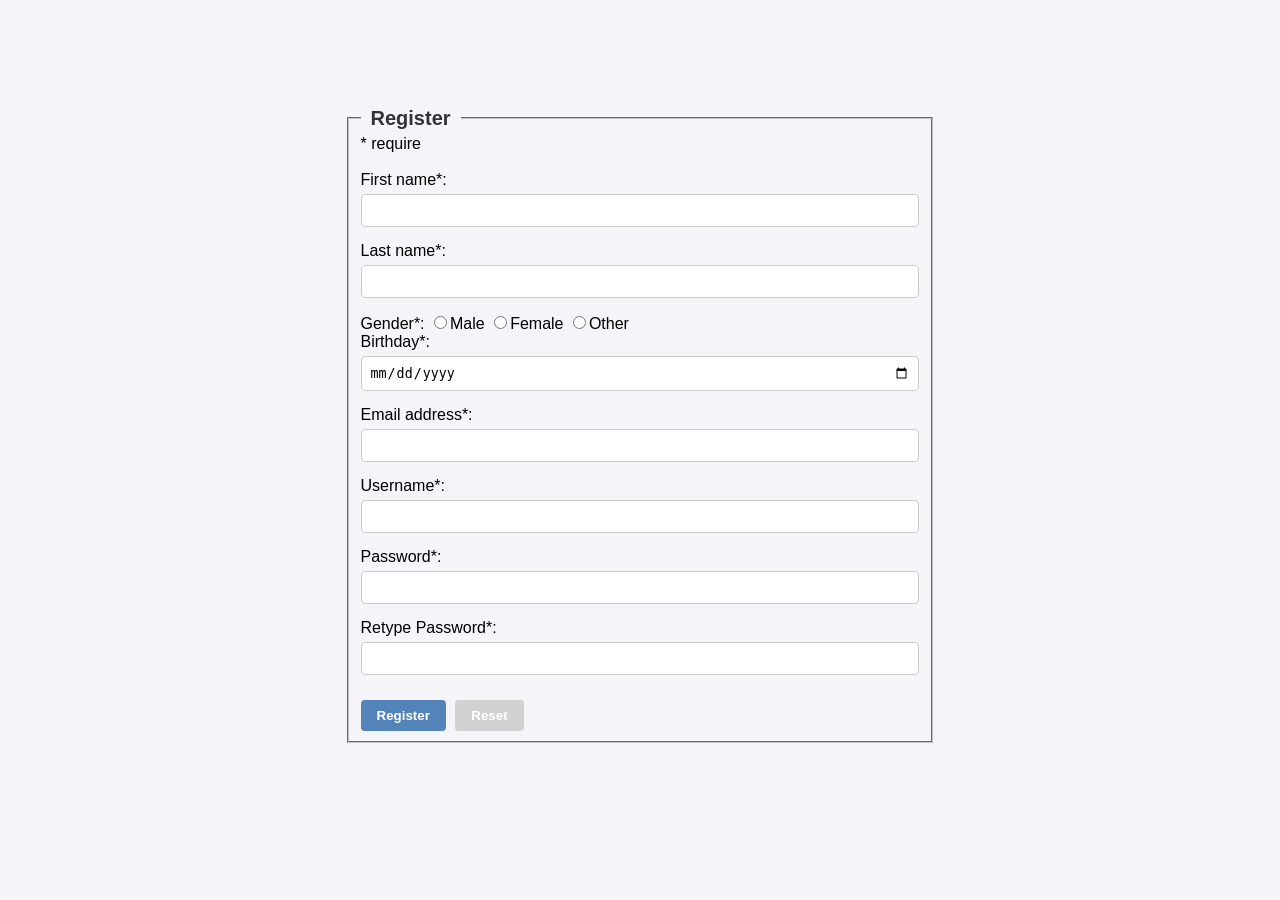
<file: assignments/AS06/register.html>
<!DOCTYPE html>
<html>
	<head>
		<meta charset="UTF-8">
		<title>Register</title>
		<script type="text/javascript" src="register.js"></script>
		<link rel="stylesheet" href="main.css">
	</head>
	<body>
		<form name="myRegister" id="myRegister" action="login.html">
			<fieldset>
				<legend>Register</legend>
				<span>* require</span> <br>
				<span id="errormsg"></span> <br>
				First name*: 
				<input type="text" name="firstname" required>
				Last name*: 
				<input type="text" name="lastname" >
				<br>
				Gender*: 
				<input type="radio" name="gender" value="male" >Male
				<input type="radio" name="gender" value="female" >Female
				<input type="radio" name="gender" value="other" >Other
				<br>
				Birthday*: 
				<input type="date" name="bday" value="" >
				<br>
				Email address*: 
				<input type="email" name="email" >
				<br>
				Username*: 
				<input type="text" name="username" >
				<br>
				Password*: 
				<input type="password" name="password" required>
				<br>
				Retype Password*: 
				<input type="password" name="password" required>
				<br>
				<input type="submit" value="Register" id="registerBtn">
				<input type="reset" value="Reset" id="resetBtn">
			</fieldset>
		</form>
	</body>
</html>
</file>
<file: main.css>
@import url('https://fonts.googleapis.com/css2?family=Inter:wght@300;400;500;600;700;800&family=Noto+Sans+Thai:wght@300;400;500;600&display=swap');
* {
    margin: 0;
    padding: 0;
    box-sizing: border-box;
}

body {
    background-color: #ffffff;
    color: #121212;
    font-family: 'Inter', 'Noto Sans Thai', -apple-system, BlinkMacSystemFont, "Segoe UI", Helvetica, Arial, sans-serif;
    line-height: 1.6;
    font-size: 14px;
    letter-spacing: -0.01em;
}

a {
    color: inherit;
    text-decoration: none;
    transition: all 0.2s ease;
}

.container {
    max-width: 980px;
    margin: 0 auto;
    padding: 30px 24px;
}

/* --- Header & Navbar --- */
.header {
    background: #f3f0f0;
    border-bottom: 1px solid #e0e0e0;
    position: sticky;
    top: 0;
    z-index: 100;
}

.navbar {
    display: flex;
    justify-content: space-between;
    align-items: center;
    height: 54px;
    padding: 0 24px;
}

.logo {
    width: 55px;
    height: 55px;
    object-fit: cover;
    display: block;
}

.nav-links {
    display: flex;
    list-style: none;
    gap: 24px;
}

.nav-links a {
    font-size: 0.72rem;
    font-weight: 600;
    letter-spacing: 0.08em;
    text-transform: uppercase;
    color: #555555;
}

.nav-links a.active,
.nav-links a:hover {
    color: #121212;
}

/* --- Hero Section --- */
.hero-section {
    display: flex;
    justify-content: space-between;
    align-items: center;
    padding: 50px 0 70px;
    gap: 50px;
}

.hero-left {
    flex: 1.2;
}

.hero-name {
    font-size: 2.8rem;
    font-weight: 800;
    letter-spacing: -0.02em;
    line-height: 1.15;
    margin-bottom: 12px;
}

.hero-badge {
    display: inline-block;
    background-color: #121212;
    color: #ffffff;
    font-size: 0.8rem;
    font-weight: 600;
    padding: 4px 12px;
    border-radius: 3px;
    margin-bottom: 18px;
}

.hero-desc {
    color: #555555;
    font-size: 0.95rem;
    max-width: 440px;
    line-height: 1.6;
}

.hero-info-list {
    list-style: none;
    display: flex;
    flex-direction: column;
    gap: 10px;
    margin-top: 15px;
    border-top: 1px solid #e0e0e0;
    padding-top: 18px;
}

.hero-info-list li {
    font-size: 0.88rem;
    line-height: 1.5;
}

.hero-info-list strong {
    color: #121212;
    font-weight: 700;
    margin-right: 4px;
}

.hero-info-list span {
    color: #555555;
}

.hero-right {
    flex: 0.9;
    display: flex;
    justify-content: flex-end;
}

.double-frame {
    position: relative;
    width: 300px;
    height: 380px;
}

.frame-front {
    width: 100%;
    height: 100%;
    border-radius: 12px;
    background-color: #f2f2f4;
    object-fit: cover;
    display: block;
    border: 1px solid #e0e0e0;
}

/* --- Section Dividers --- */
.section-block {
    padding: 40px 0 60px;
    border-top: 1px solid #e0e0e0;
}

.center-title {
    text-align: center;
    margin-bottom: 35px;
}

.center-title h2 {
    font-size: 1.5rem;
    font-weight: 800;
    text-transform: uppercase;
    letter-spacing: 0.05em;
    margin-bottom: 6px;
}

.center-title .divider {
    width: 36px;
    height: 2px;
    background-color: #121212;
    margin: 0 auto;
}

/* --- Projects Promo Box --- */
.project-banner-box {
    border: 1.5px solid #121212;
    padding: 30px 36px;
    border-radius: 6px;
    display: flex;
    justify-content: space-between;
    align-items: center;
    background-color: #fafafa;
    gap: 20px;
}

.project-banner-info h3 {
    font-size: 1.15rem;
    font-weight: 700;
    margin-bottom: 6px;
}

.project-banner-info p {
    font-size: 0.88rem;
    color: #555555;
}

.btn-project-link {
    display: inline-block;
    background-color: #121212;
    color: #ffffff;
    font-size: 0.78rem;
    font-weight: 700;
    letter-spacing: 0.08em;
    padding: 12px 24px;
    border-radius: 4px;
    white-space: nowrap;
}

.btn-project-link:hover {
    background-color: #333333;
}

/* --- Assignments Grid --- */
.assignment-text-grid {
    display: grid;
    grid-template-columns: repeat(3, 1fr);
    gap: 18px;
}

.assignment-box {
    display: block;
    border: 1px solid #e0e0e0;
    padding: 24px 20px;
    border-radius: 4px;
    background: #ffffff;
    transition: all 0.25s ease;
}

.assignment-box:hover {
    border-color: #121212;
    transform: translateY(-2px);
    box-shadow: 0 4px 12px rgba(0, 0, 0, 0.05);
}

.as-tag {
    display: inline-block;
    font-size: 0.7rem;
    font-weight: 700;
    text-transform: uppercase;
    letter-spacing: 0.08em;
    color: #888888;
    margin-bottom: 10px;
}

.as-title {
    font-size: 1.05rem;
    font-weight: 700;
    color: #121212;
    margin-bottom: 8px;
    letter-spacing: -0.01em;
}

.as-desc {
    font-size: 0.82rem;
    color: #555555;
    line-height: 1.5;
}

/* --- Project: Full Width Banner --- */
.full-width-banner {
    width: 100%;
    margin: 0;
    padding: 0;
}

.banner-img-wrap {
    width: 100%;
    height: 440px;
    background-color: #f2f2f4;
    overflow: hidden;
    border-bottom: 1px solid #e0e0e0;
}

.banner-img-wrap img {
    width: 100%;
    height: 100%;
    object-fit: cover;
    object-position: center 32%;
    display: block;
}

.banner-caption-container {
    padding-top: 12px;
    padding-bottom: 0;
}

/* --- Project: Header --- */
.project-header {
    text-align: center;
    padding: 20px 0 35px;
}

.project-header h1 {
    font-size: 2rem;
    font-weight: 800;
    letter-spacing: -0.02em;
}

/* --- Project: Works Grid & Cards --- */
.works-card-grid {
    display: grid;
    grid-template-columns: repeat(3, 1fr);
    gap: 20px;
    margin-bottom: 80px;
}

.work-card {
    background-color: #121212;
    color: #ffffff;
    border-radius: 10px;
    overflow: hidden;
    display: flex;
    flex-direction: column;
    box-shadow: 0 8px 24px rgba(0, 0, 0, 0.12);
    transition: transform 0.25s ease, box-shadow 0.25s ease;
}

.work-card:hover {
    transform: translateY(-4px);
    box-shadow: 0 12px 30px rgba(0, 0, 0, 0.2);
}

.card-thumb-link {
    display: block;
    cursor: pointer;
    text-decoration: none;
}

.card-thumb {
    position: relative;
    width: 100%;
    aspect-ratio: 16 / 10;
    background-color: #1c1c1e;
    overflow: hidden;
}

.card-thumb img {
    width: 100%;
    height: 100%;
    object-fit: cover;
    display: block;
    transition: transform 0.35s ease;
}

.card-thumb-link:hover .card-thumb img {
    transform: scale(1.05);
}

.tag-badges {
    position: absolute;
    top: 10px;
    left: 10px;
    display: flex;
    flex-wrap: wrap;
    gap: 6px;
    z-index: 2;
}

.tag-badge {
    background: rgba(0, 0, 0, 0.65);
    backdrop-filter: blur(4px);
    color: #ffffff;
    font-size: 0.68rem;
    font-weight: 600;
    padding: 3px 8px;
    border-radius: 4px;
    letter-spacing: 0.04em;
    border: 1px solid rgba(255, 255, 255, 0.15);
}

.corner-icon {
    position: absolute;
    top: 10px;
    right: 10px;
    width: 28px;
    height: 28px;
    border-radius: 50%;
    background: rgba(201, 201, 201, 0.7);
    backdrop-filter: blur(4px);
    border: 1px solid rgba(255, 255, 255, 0.2);
    display: flex;
    align-items: center;
    justify-content: center;
    padding: 5px;
    z-index: 3;
    pointer-events: none;
}

.corner-icon img {
    width: 100%;
    height: 100%;
    object-fit: contain;
    display: block;
}

.card-thumb-link:hover .corner-icon {
    background-color: #e4e4e4;
    transform: scale(1.1);
}

.card-content {
    padding: 16px 18px 20px;
    display: flex;
    flex-direction: column;
    flex-grow: 1;
}

.work-date {
    font-size: 0.72rem;
    color: #888888;
    margin-bottom: 6px;
    letter-spacing: 0.04em;
}

.work-title {
    font-size: 1.1rem;
    font-weight: 700;
    margin-bottom: 8px;
    color: #ffffff;
}

.work-desc {
    font-size: 0.8rem;
    color: #bbbbbb;
    line-height: 1.5;
}

/* --- Footer --- */
.footer {
    border-top: 1px solid #e0e0e0;
    padding: 70px 0 25px;
    background-color: #e0e0e0;
    text-align: center;
}

.footer-email {
    font-size: 0.85rem;
    color: #121212;
    margin-bottom: 14px;
    letter-spacing: 0.02em;
}

.footer-socials {
    display: flex;
    justify-content: center;
    align-items: center;
    gap: 16px;
    margin-bottom: 16px;
}

.social-icon {
    width: 36px;
    height: 36px;
    border-radius: 50%;
    border: 1px solid #e0e0e0;
    display: inline-flex;
    align-items: center;
    justify-content: center;
    background-color: transparent;
    transition: all 0.25s ease;
    overflow: hidden;
    padding: 7px;
}

.social-icon img {
    width: 100%;
    height: 100%;
    object-fit: contain;
    display: block;
    filter: grayscale(100%);
    transition: filter 0.2s ease;
}

.social-icon:hover img {
    filter: grayscale(0%);
}

.references {
    font-size: 0.72rem;
    color: #888888;
}

/* --- Responsive Media Queries --- */
@media (max-width: 860px) {
    .hero-section {
        flex-direction: column;
        align-items: flex-start;
    }
    .hero-right {
        width: 100%;
        justify-content: center;
    }
    .project-banner-box {
        flex-direction: column;
        align-items: flex-start;
    }
    .assignment-text-grid {
        grid-template-columns: repeat(2, 1fr);
    }
    .works-card-grid {
        grid-template-columns: repeat(2, 1fr);
    }
    .banner-img-wrap {
        height: 320px;
    }
}

@media (max-width: 580px) {
    .navbar {
        height: auto;
        padding: 12px 16px;
        flex-direction: column;
        gap: 10px;
    }
    .assignment-text-grid {
        grid-template-columns: 1fr;
    }
    .works-card-grid {
        grid-template-columns: 1fr;
    }
    .hero-name {
        font-size: 2.2rem;
    }
    .double-frame {
        width: 100%;
        max-width: 280px;
        height: 340px;
        margin: 0 auto;
    }
    .banner-img-wrap {
        height: 220px;
    }
}
</file>
<file: assignments/AS03/main.css>
* {
    box-sizing: border-box;
}

body {
    margin: 0;
    padding: 0;
    background-color: #fffdf9;
    color: #4A2E1F;
    font-family: 'Georgia', 'Trebuchet MS', serif;
    line-height: 1.6;
}

h1, h2 {
    font-family: 'Trebuchet MS', 'Georgia', sans-serif;
    color: #6B2E2E;
    margin: 0;
}

a {
    color: #A32638;
}

.hero {
    display: flex;
    flex-wrap: wrap;
    align-items: center;
    justify-content: space-between;
    background-color: #6B2E2E;
    padding: 60px 8%;
    margin: 0;
    border-bottom: 6px solid #A32638;
}

.hero-text {
    width: 45%;
    padding: 20px;
    text-align: left;
}

.hero h1 {
    color: #FFFDF8;
    font-size: 42px;
    line-height: 1.2;
    margin-bottom: 16px;
}

.hero h1 span {
    display: block;
    color: #E8B4A0;
    font-size: 28px;
}

.subtitle {
    color: #F0DED0;
    font-size: 16px;
}

.hero-img {
    width: 380px;
    height: 380px;
    object-fit: cover;
    border-radius: 50%;
    border: 6px solid #E8B4A0;
    padding: 6px;
    margin: 20px;
}


main {
    padding: 0 8%;
}

section {
    padding: 50px 0;
    border-bottom: 1px solid #E0CBB0;
}

.section-title {
    text-align: center;
    font-size: 28px;
    margin-bottom: 30px;
    padding-bottom: 10px;
    border-bottom: 3px solid #A32638;
    display: inline-block;
}

.ingredients, .steps, .gallery {
    text-align: center;
}


.ingredients-flex {
    display: flex;
    flex-wrap: wrap;
    align-items: center;
    justify-content: center;
    gap: 40px;
    text-align: left;
}

.ingredients-list {
    width: 400px;
    padding: 20px 30px;
    margin: 5px;
    background-color: #FFFDF8;
    border: 1px solid #e90b0b;
    border-radius: 10px;
}

.ingredients-list li {
    margin-bottom: 12px;
    padding-left: 6px;
}


img{
    width: 100%;
    max-width: 500px;
    height: auto;
    border: 4px solid #FFFDF8;
    border-radius: 10px;
    box-shadow: 0 6px 14px rgba(0,0,0,0.15);
    margin: auto;
    display: flex;
}

.steps-list {
    width: 100%;
    max-width: 700px;
    margin: 0 auto 30px auto;
    padding: 30px 40px;
    text-align: left;
    background-color: #FFFDF8;
    border: 1px solid #E0CBB0;
    border-radius: 10px;
}

.steps-list li {
    margin-bottom: 16px;
    padding-left: 4px;
}

.gallery-flex {
    display: flex;
    flex-wrap: wrap;
    justify-content: center;
    gap: 30px;
}

.gallery-flex img {
    width: 320px;
    height: 320px;
    object-fit: cover;
    border: 4px solid #FFFDF8;
    border-radius: 10px;
    box-shadow: 0 6px 14px rgba(0,0,0,0.15);
    margin: 0;
}


footer {
    text-align: center;
    padding: 30px 8%;
    background-color: #6B2E2E;
    color: #F0DED0;
}

footer a {
    color: #E8B4A0;
}
</file>
<file: assignments/AS05/main.css>
body {
    font-family: Arial, sans-serif;
    background-color: #f0f0f0;
    margin: 20px;
}

.container {
    max-width: 680px;
    margin: 0 auto;
    padding: 30px 24px;
}

#top {
    color: #333;
    text-align: center;
}

hr {
    border: 1px solid #ddd;
}

#topic, #reply1, #reply2 {
    background-color: white;
    padding: 15px;
    border: 1px solid #ccc;
    border-radius: 5px;
    min-height: 20px;
    margin-bottom: 10px;
}

textarea {
    width: 100%;
    height: 80px;
    padding: 10px;
    border: 1px solid #ccc;
    border-radius: 5px;
    box-sizing: border-box;
}

button {
    padding: 10px 20px;
    font-size: 16px;
    border: none;
    border-radius: 1px;
    cursor: pointer;
    margin-top: 10px;
    margin-right: 5px;
}

button:nth-of-type(1) {
    background-color: #5283b9;
    color: white;
}

button:nth-of-type(2) {
    background-color: #d1d1d1; 
    color: white;
}
</file>
<file: assignments/AS07/game.css>
/* =============================================================================
   MDT312 Assignment 7: Square Game Styling
   ตกแต่งให้สวยงาม สะอาดตา และ User-Friendly ตามเกณฑ์การให้คะแนน
   ============================================================================= */

@import url('https://fonts.googleapis.com/css2?family=Kanit:wght@300;400;600&display=swap');

* {
    box-sizing: border-box;
    margin: 0;
    padding: 0;
}

body {
    font-family: 'Kanit', sans-serif;
    background: linear-gradient(135deg, #f0f4f8 0%, #d9e2ec 100%);
    min-height: 100vh;
    padding: 30px 15px;
    color: #334e68;
    display: flex;
    flex-direction: column;
    align-items: center;
}

/* Control Panel */
fieldset {
    width: 100%;
    max-width: 540px;
    background: #ffffff;
    border: none;
    border-radius: 16px;
    box-shadow: 0 10px 25px rgba(0, 0, 0, 0.08);
    padding: 20px 25px;
    display: flex;
    flex-wrap: wrap;
    align-items: center;
    justify-content: space-between;
    gap: 12px;
}

legend {
    font-weight: 600;
    font-size: 1.25rem;
    color: #102a43;
    padding: 0 12px;
    background: #e0f2fe;
    border-radius: 8px;
    margin-bottom: 5px;
}

input[type="text"] {
    width: 70px;
    padding: 8px 12px;
    border: 2px solid #cbd5e1;
    border-radius: 8px;
    font-size: 1rem;
    font-family: inherit;
    text-align: center;
    outline: none;
    transition: border-color 0.2s;
}

input[type="text"]:focus {
    border-color: #3b82f6;
}

select {
    padding: 8px 14px;
    border: 2px solid #cbd5e1;
    border-radius: 8px;
    font-size: 1rem;
    font-family: inherit;
    background-color: white;
    cursor: pointer;
    outline: none;
}

button#start {
    padding: 8px 20px;
    background: linear-gradient(135deg, #3b82f6 0%, #1d4ed8 100%);
    color: white;
    border: none;
    border-radius: 8px;
    font-size: 1rem;
    font-weight: 600;
    font-family: inherit;
    cursor: pointer;
    box-shadow: 0 4px 10px rgba(59, 130, 246, 0.35);
    transition: transform 0.15s ease, box-shadow 0.15s ease;
}

button#start:hover {
    transform: translateY(-2px);
    box-shadow: 0 6px 14px rgba(59, 130, 246, 0.45);
}

button#start:active {
    transform: translateY(0);
}

/* Timer Display */
#timerClock {
    display: flex;
    align-items: center;
    gap: 8px;
    font-weight: 600;
    font-size: 1.05rem;
    color: #486581;
    margin-left: auto;
}

#clock {
    display: inline-flex;
    align-items: center;
    justify-content: center;
    min-width: 42px;
    height: 36px;
    background: #fef2f2;
    color: #dc2626;
    font-weight: 700;
    font-size: 1.15rem;
    border-radius: 8px;
    border: 1px solid #fecaca;
    padding: 0 8px;
}

/* Play Area Container */
#container {
    margin-top: 25px;
    display: flex;
    justify-content: center;
    width: 100%;
}

#layer {
    position: relative;
    width: 500px;
    height: 500px;
    background-color: #ffffff;
    border: 3px solid #334e68;
    border-radius: 12px;
    box-shadow: 0 12px 30px rgba(0, 0, 0, 0.1);
    overflow: hidden;
}

/* Square Elements */
.square {
    position: absolute;
    width: 25px;
    height: 25px;
    border: 2px solid rgba(0, 0, 0, 0.4);
    border-radius: 5px;
    cursor: pointer;
    box-shadow: 0 2px 5px rgba(0, 0, 0, 0.2);
    transition: transform 0.1s ease, filter 0.1s ease;
}

.square:hover {
    transform: scale(1.25);
    filter: brightness(1.15);
    z-index: 10;
}

/* Colors */
.maroon {
    background-color: #991b1b;
}

.lightgreen {
    background-color: #22c55e;
}

.magenta {
    background-color: #d946ef;
}
</file>
<file: assignments/AS04/main.css>
/* Base Layout Settings */
body {
    font-family: Arial, sans-serif;
    margin: 0;
    padding: 20px;
    background-color: #f8f9fa;
}

/* CSS Grid Container - Desktop View (3 Columns) */
.grid-container {
    display: grid;
    grid-template-columns: 30% 40% 30%;
    grid-gap: 15px;
    max-width: 1200px;
    margin: 0 auto;
}

/* Base style for grid items */
.grid-container > div {
    background-color: #ffffff;
    padding: 20px;
    border-radius: 8px;
    border: 1px solid #e0e0e0;
}

/* Image styles */
.recipe-img {
    width: 100%;
    height: auto;
    border-radius: 8px;
    margin-bottom: 10px;
}

.step-img {
    width: 80%;
    max-width: 300px;
    height: auto;
    border-radius: 6px;
    margin: 8px 0;
}

/* Grid Elements Placement */
#header {
    grid-column: 1 / span 3;
    background-color: #d9534f;
    color: white;
    text-align: center;
}

#main1 {
    grid-column: 1 / span 1;
}

#main2 {
    grid-column: 2 / span 1;
}

#right {
    grid-column: 3 / span 1;
    text-align: center;
}

#footer {
    grid-column: 1 / span 3;
    text-align: center;
    background-color: #333333;
    color: white;
}

#footer a {
    color: #ffc107;
}

/* Media Query 1: Tablet View (max-width: 768px) -> 2 Columns */
@media only screen and (max-width: 768px) {
    .grid-container {
        grid-template-columns: 50% 50%;
    }

    #header {
        grid-column: 1 / span 2;
    }

    #main1 {
        grid-column: 1 / span 1;
    }

    #main2 {
        grid-column: 2 / span 1;
    }

    #right {
        grid-column: 1 / span 2; /* ย้ายมาอยู่ด้านล่างเต็มความกว้าง */
    }

    #footer {
        grid-column: 1 / span 2;
    }
}

/* Media Query 2: Mobile View (max-width: 480px) -> 1 Column */
@media only screen and (max-width: 480px) {
    .grid-container {
        grid-template-columns: 100%;
    }

    #header {
        grid-column: 1 / span 1;
    }

    #main1 {
        grid-column: 1 / span 1;
    }

    #main2 {
        grid-column: 1 / span 1;
    }

    #right {
        grid-column: 1 / span 1;
    }

    #footer {
        grid-column: 1 / span 1;
    }
}
</file>
<file: assignments/AS06/main.css>
body {
    font-family: Arial, sans-serif;
    background-color: #f4f4f9;
    margin: 0;
    padding: 20px;
    display: flex;
    justify-content: center;
    align-items: center;
    min-height: 90vh;
}
legend {
    font-size: 20px;
    font-weight: bold;
    color: #333;
    padding: 0 10px;
}

#errormsg {
    color: red;
    font-weight: bold;
}
input[type="text"],
input[type="email"],
input[type="password"],
input[type="date"] {
    width: 100%;
    padding: 8px;
    margin-top: 5px;
    margin-bottom: 15px;
    border: 1px solid #ccc;
    border-radius: 4px;
    box-sizing: border-box; 
}
input[type="submit"],
input[type="reset"] {
    padding: 8px 16px;
    margin-right: 5px;
    margin-top: 10px;
    border: none;
    border-radius: 4px;
    cursor: pointer;
    font-weight: bold;
}
input[type="submit"] {
    background-color: #5283b9;
    color: white;
}

input[type="reset"] {
    background-color: #d1d1d1;
    color: white;
}
input[type="submit"]:hover {
    background-color: #5283b9;
}

input[type="reset"]:hover {
    background-color: #d1d1d1;
}
</file>
